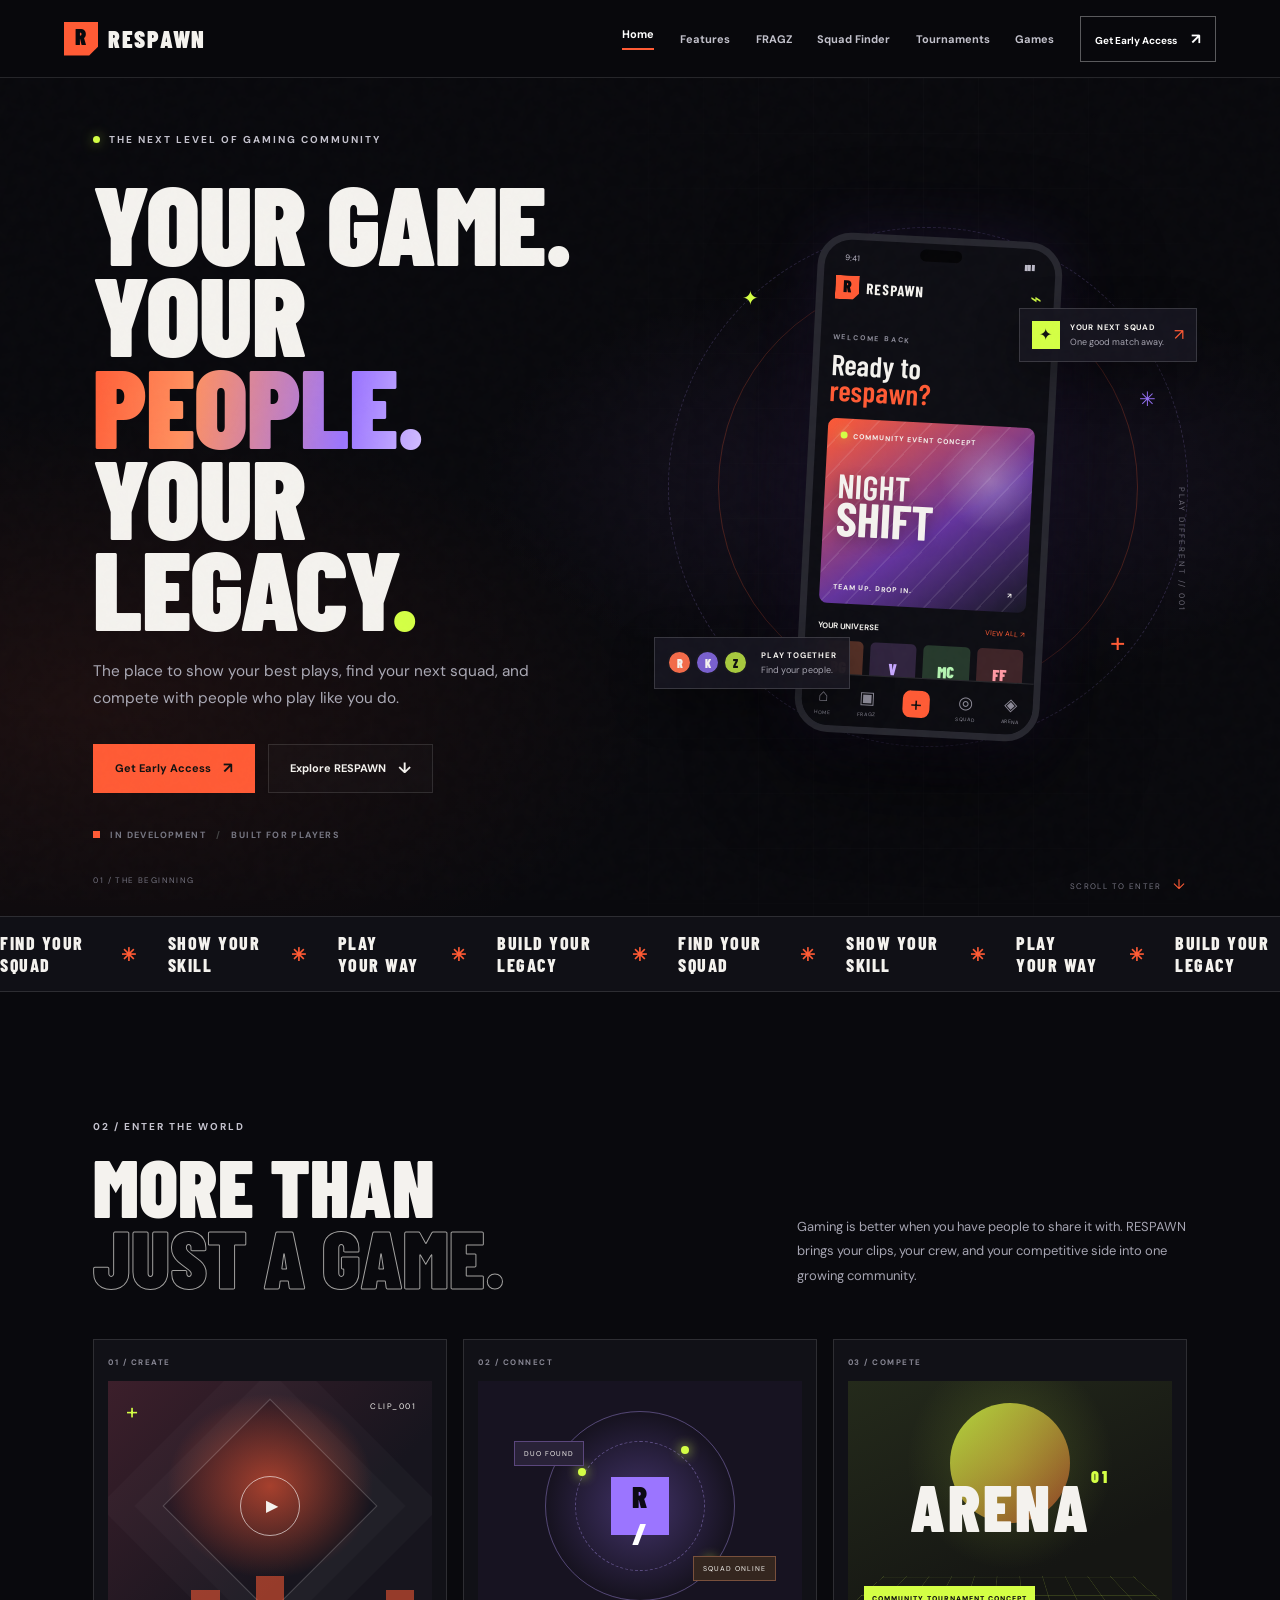
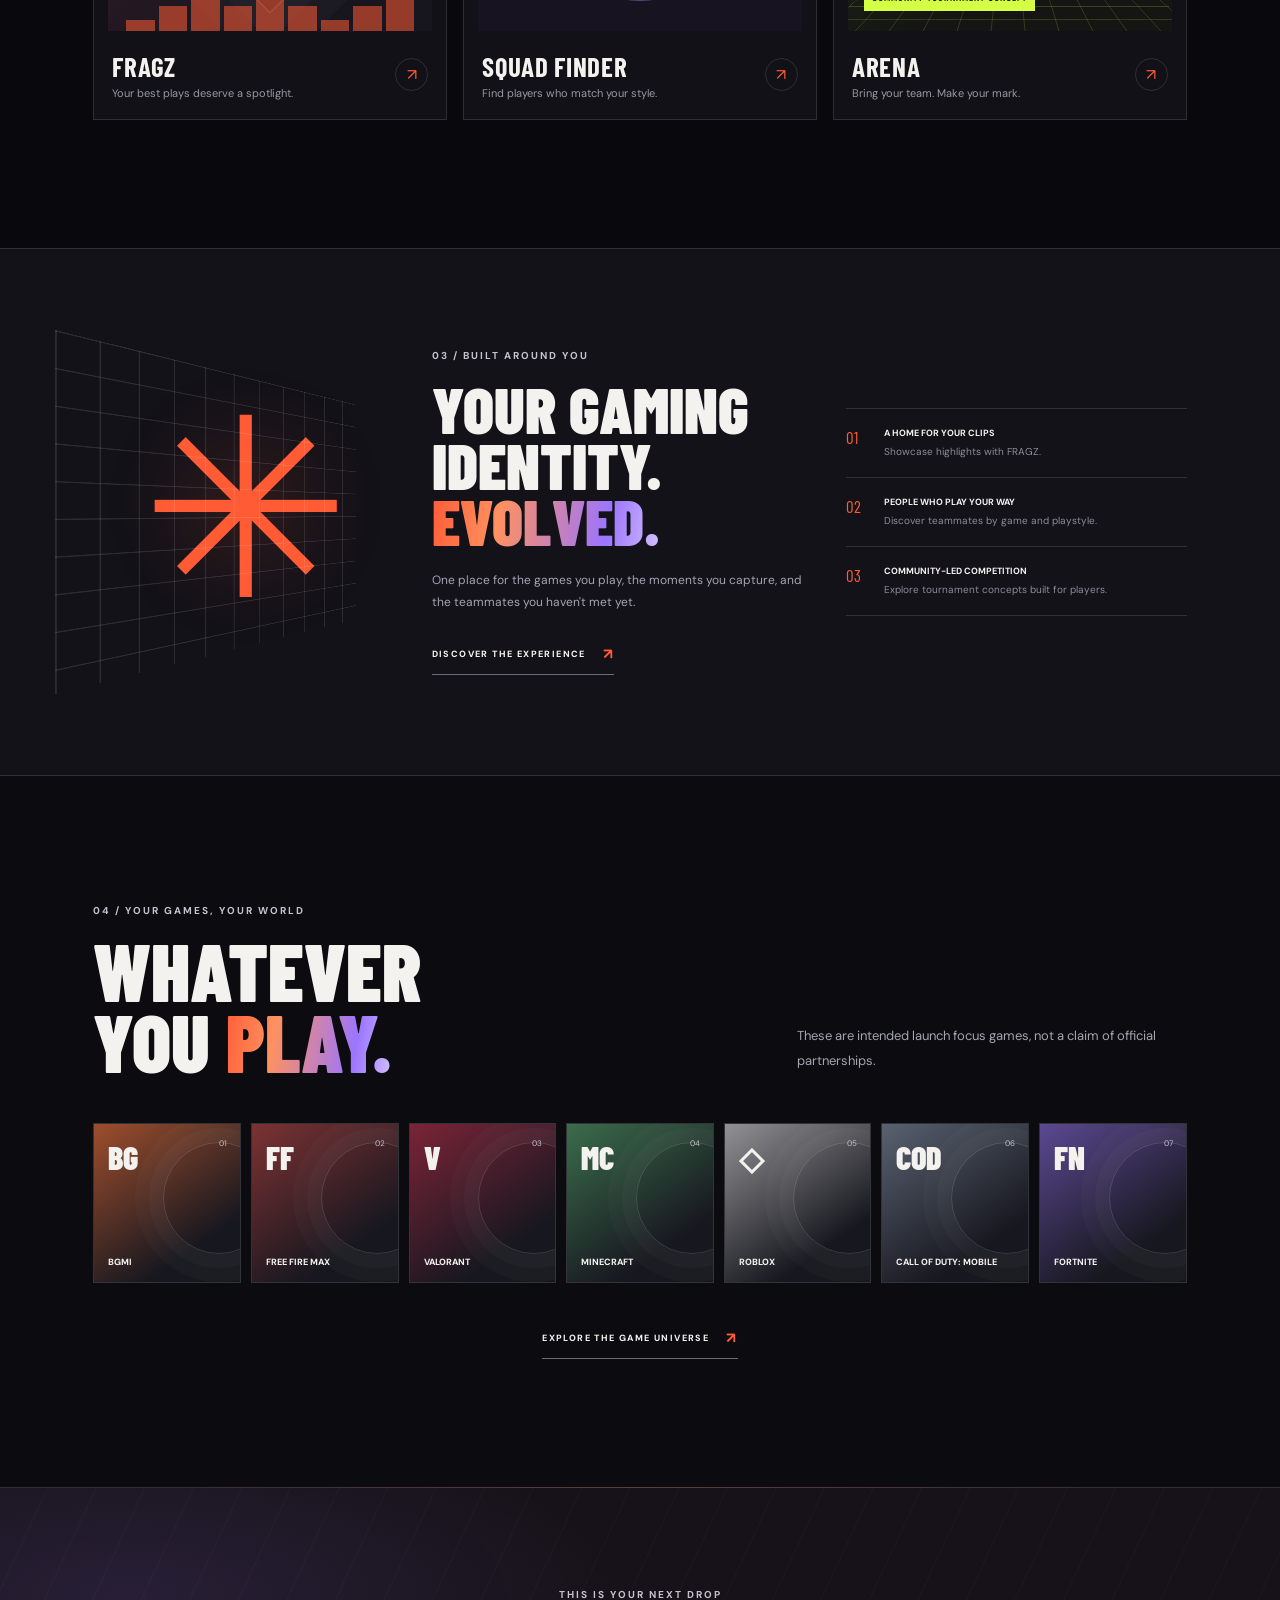
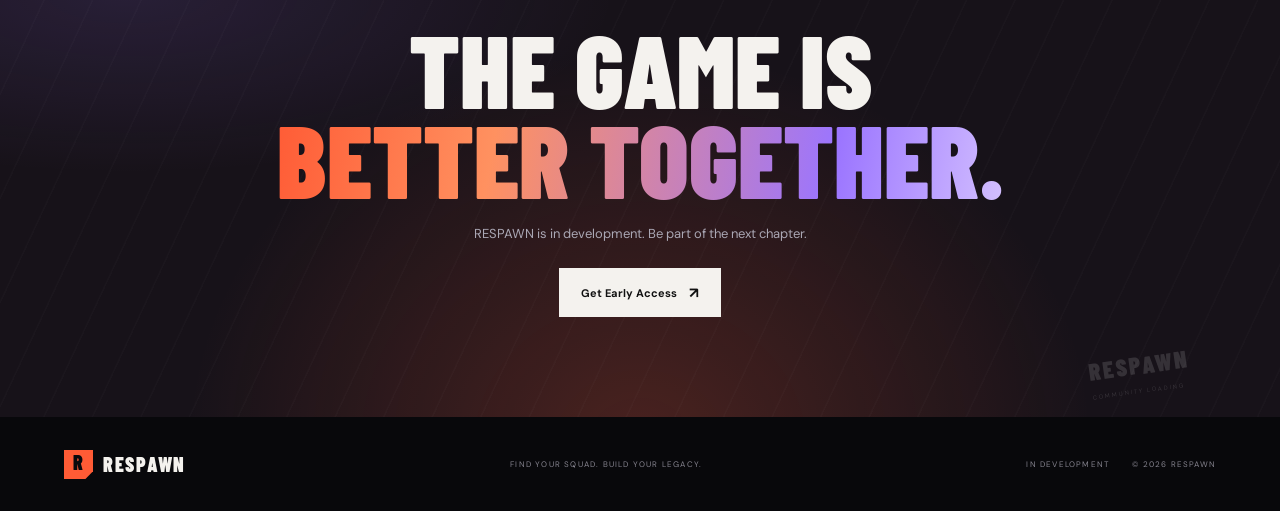
<file: index.html>
<!doctype html>
<html lang="en">
<head>
<meta charset="utf-8"><meta name="viewport" content="width=device-width,initial-scale=1"><meta name="theme-color" content="#09090d">
<meta name="description" content="RESPAWN — Find Your Squad. Build Your Legacy.">
<title>RESPAWN — Find Your Squad. Build Your Legacy.</title>
<link rel="preconnect" href="https://fonts.googleapis.com"><link rel="preconnect" href="https://fonts.gstatic.com" crossorigin>
<link href="https://fonts.googleapis.com/css2?family=Barlow+Condensed:wght@500;600;700;800;900&family=DM+Sans:wght@400;500;600;700&display=swap" rel="stylesheet">
<link rel="stylesheet" href="styles.css"><script defer src="main.js"></script>
</head>
<body data-page="home">
<div class="scroll-progress"></div>
<header class="site-header"><a class="brand" href="index.html"><span class="brand-mark">R<span>/</span></span><span>RESPAWN</span></a>
<button class="menu-toggle" aria-label="Toggle navigation" aria-expanded="false"><span></span><span></span></button><nav class="main-nav" aria-label="Main navigation"></nav></header>
<main id="app"></main>
<footer class="site-footer"><a class="brand" href="index.html"><span class="brand-mark">R<span>/</span></span><span>RESPAWN</span></a><span class="footer-tagline">FIND YOUR SQUAD. BUILD YOUR LEGACY.</span><div class="footer-right"><span>IN DEVELOPMENT</span><span>© <span class="year"></span> RESPAWN</span></div></footer>
<div class="modal-backdrop" hidden><section class="waitlist-modal" role="dialog" aria-modal="true" aria-labelledby="modal-title"><button class="modal-close" aria-label="Close">×</button><div class="eyebrow">EARLY ACCESS</div><h2 id="modal-title">YOUR NEXT<br><span class="text-gradient">CHAPTER STARTS SOON.</span></h2><p>RESPAWN is still in development. The official registration link will appear here when the waitlist is ready.</p><button class="button button-primary modal-ok">Got it <span>↗</span></button></section></div>
</body></html>
</file>
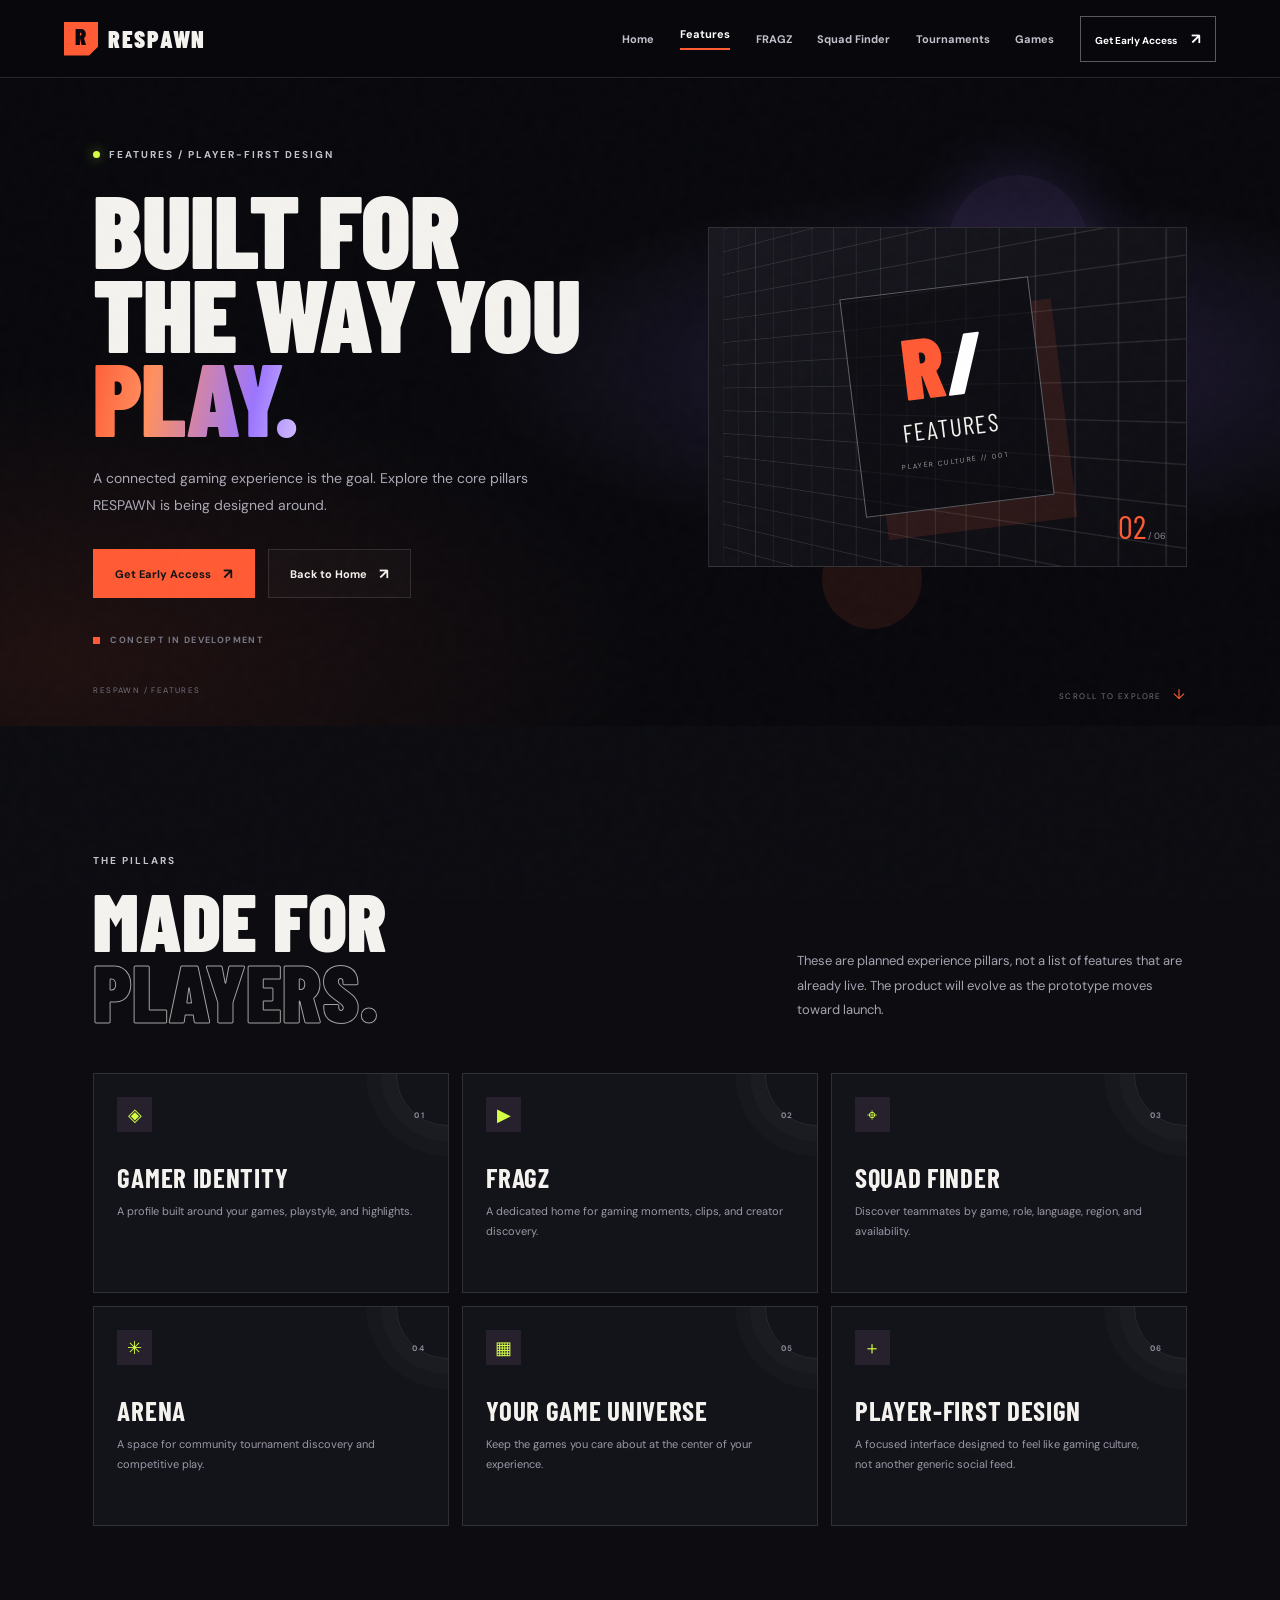
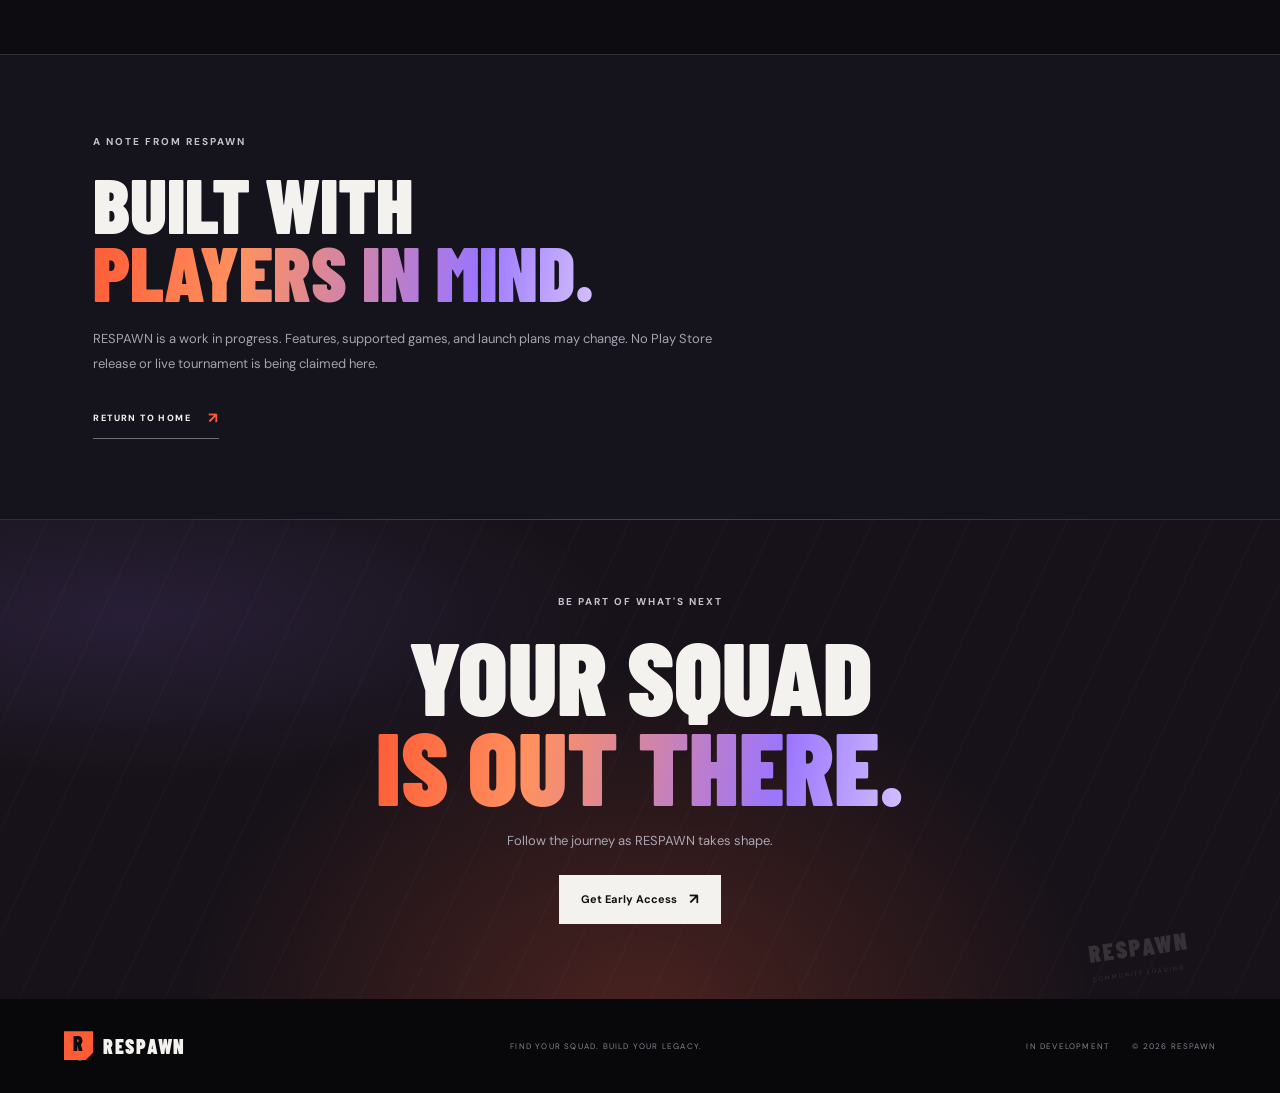
<file: features.html>
<!doctype html>
<html lang="en">
<head>
<meta charset="utf-8"><meta name="viewport" content="width=device-width,initial-scale=1"><meta name="theme-color" content="#09090d">
<meta name="description" content="RESPAWN — Find Your Squad. Build Your Legacy.">
<title>RESPAWN — Find Your Squad. Build Your Legacy.</title>
<link rel="preconnect" href="https://fonts.googleapis.com"><link rel="preconnect" href="https://fonts.gstatic.com" crossorigin>
<link href="https://fonts.googleapis.com/css2?family=Barlow+Condensed:wght@500;600;700;800;900&family=DM+Sans:wght@400;500;600;700&display=swap" rel="stylesheet">
<link rel="stylesheet" href="styles.css"><script defer src="main.js"></script>
</head>
<body data-page="features">
<div class="scroll-progress"></div>
<header class="site-header"><a class="brand" href="index.html"><span class="brand-mark">R<span>/</span></span><span>RESPAWN</span></a>
<button class="menu-toggle" aria-label="Toggle navigation" aria-expanded="false"><span></span><span></span></button><nav class="main-nav" aria-label="Main navigation"></nav></header>
<main id="app"></main>
<footer class="site-footer"><a class="brand" href="index.html"><span class="brand-mark">R<span>/</span></span><span>RESPAWN</span></a><span class="footer-tagline">FIND YOUR SQUAD. BUILD YOUR LEGACY.</span><div class="footer-right"><span>IN DEVELOPMENT</span><span>© <span class="year"></span> RESPAWN</span></div></footer>
<div class="modal-backdrop" hidden><section class="waitlist-modal" role="dialog" aria-modal="true" aria-labelledby="modal-title"><button class="modal-close" aria-label="Close">×</button><div class="eyebrow">EARLY ACCESS</div><h2 id="modal-title">YOUR NEXT<br><span class="text-gradient">CHAPTER STARTS SOON.</span></h2><p>RESPAWN is still in development. The official registration link will appear here when the waitlist is ready.</p><button class="button button-primary modal-ok">Got it <span>↗</span></button></section></div>
</body></html>
</file>
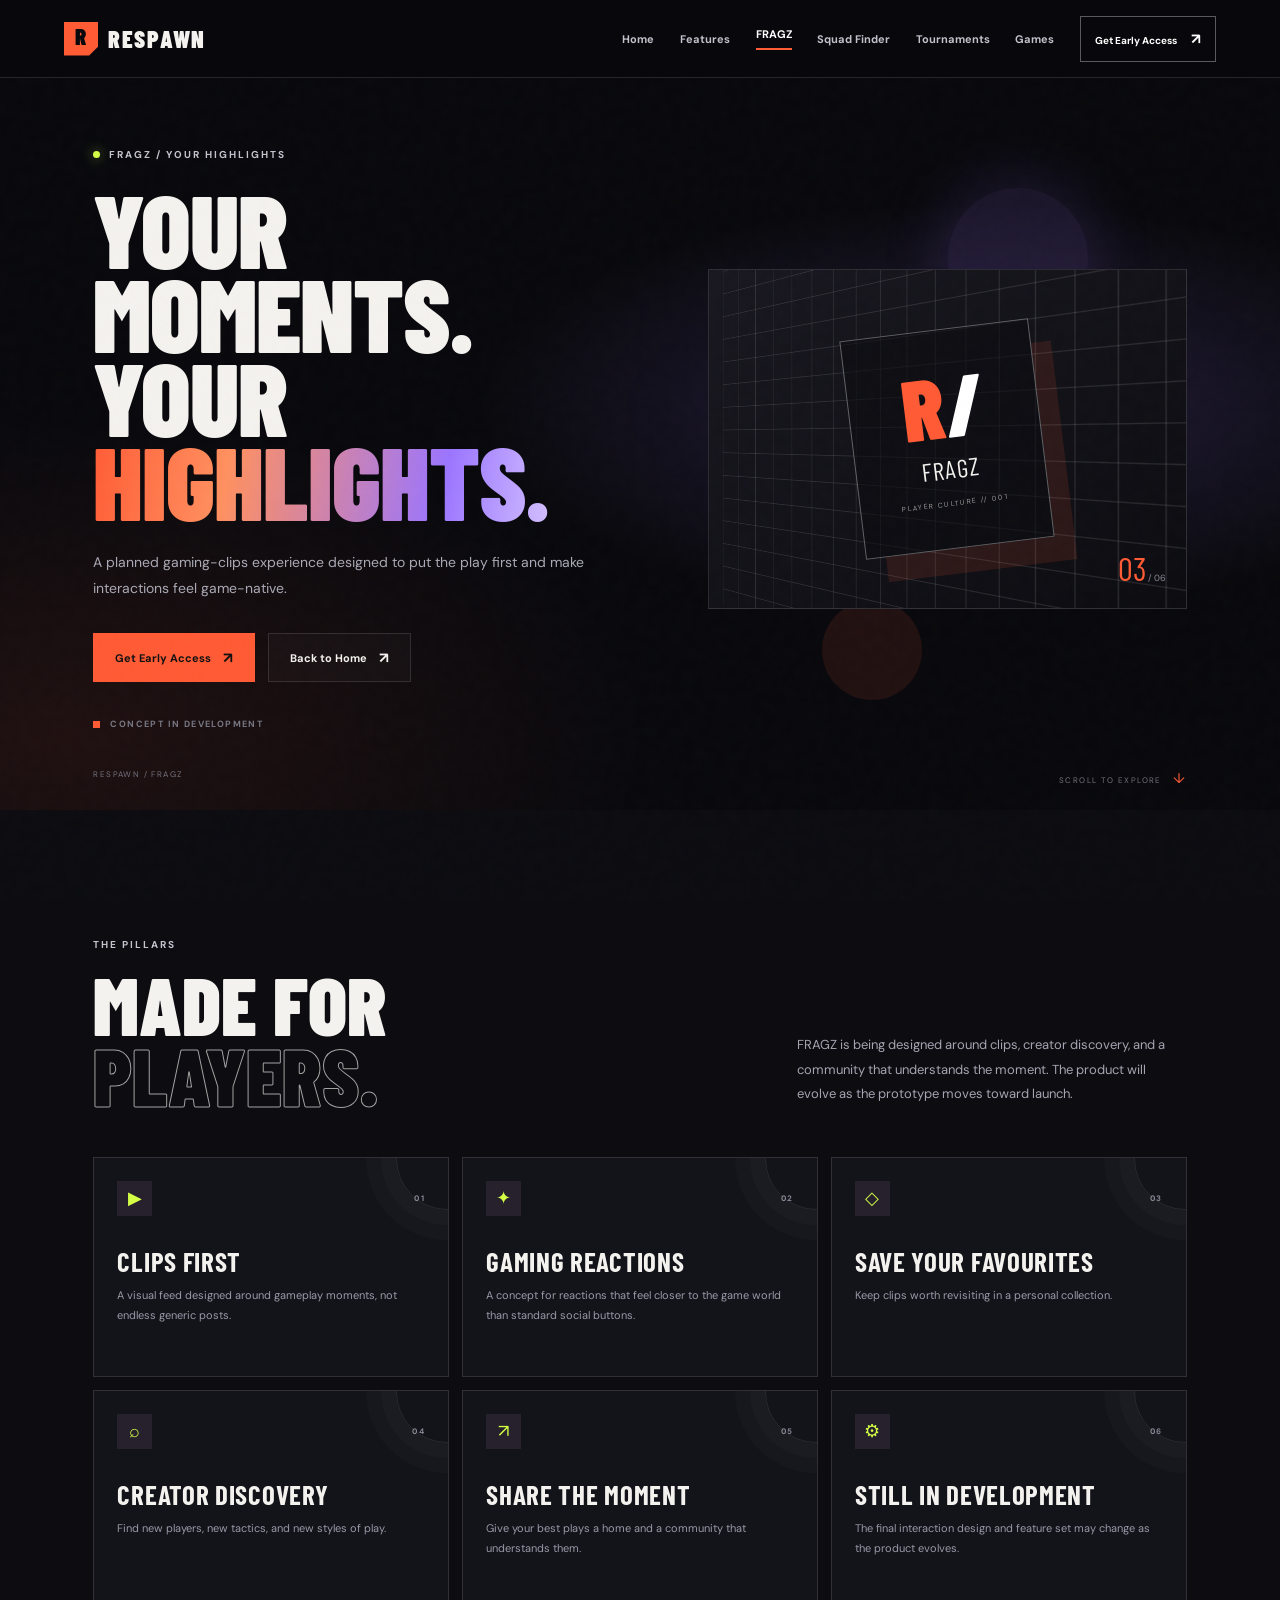
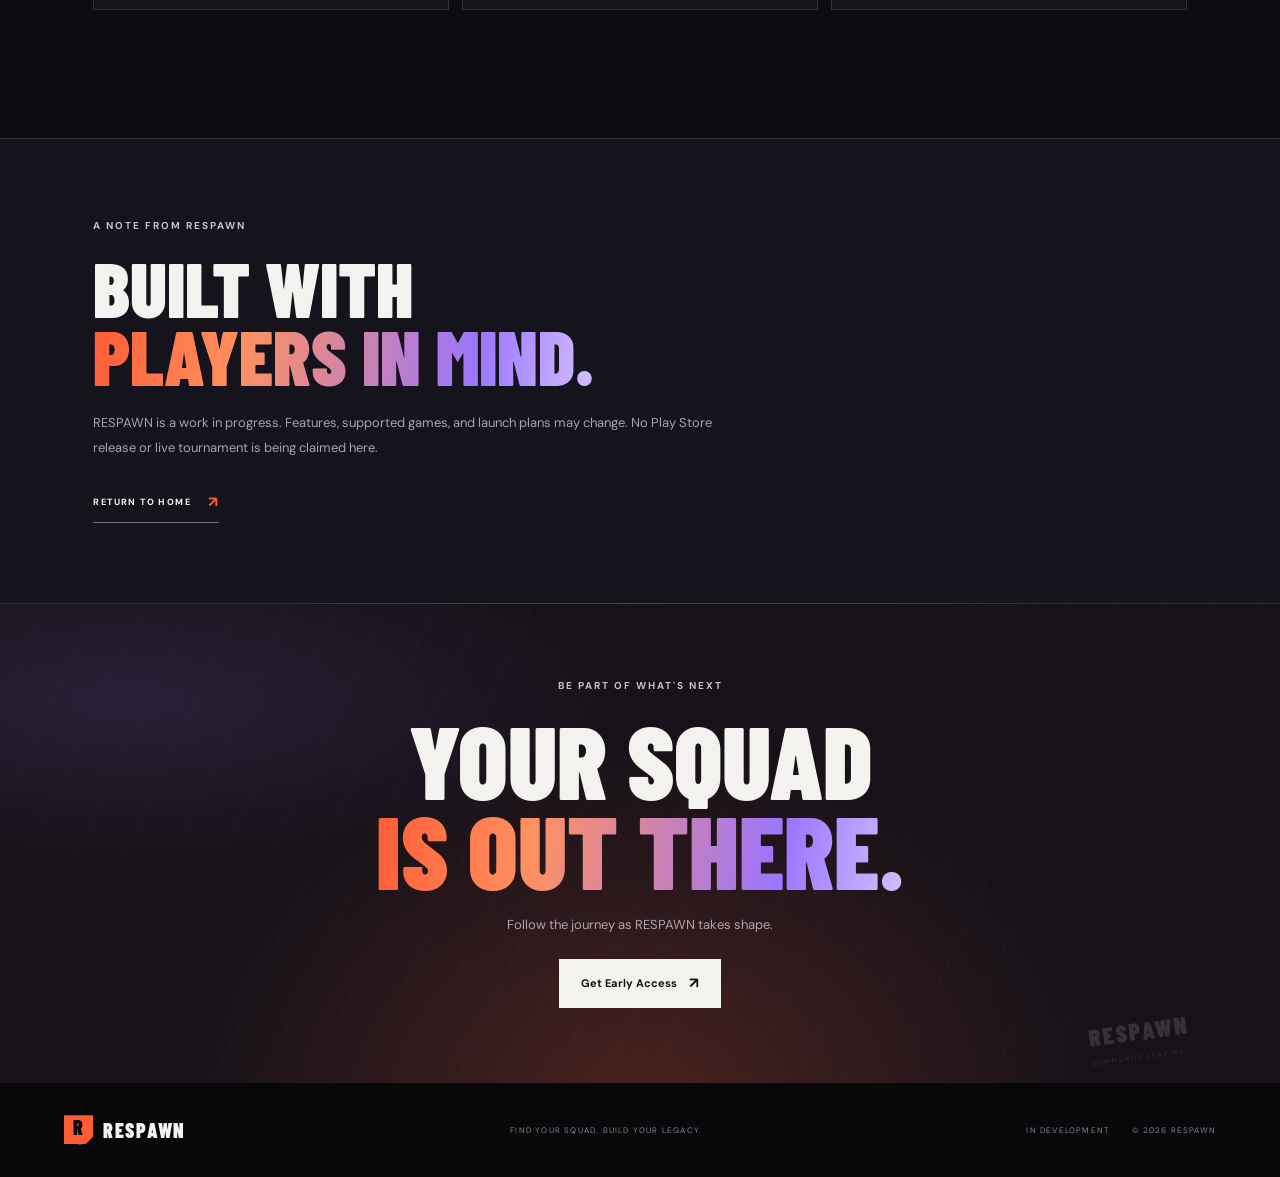
<file: fragz.html>
<!doctype html>
<html lang="en">
<head>
<meta charset="utf-8"><meta name="viewport" content="width=device-width,initial-scale=1"><meta name="theme-color" content="#09090d">
<meta name="description" content="RESPAWN — Find Your Squad. Build Your Legacy.">
<title>RESPAWN — Find Your Squad. Build Your Legacy.</title>
<link rel="preconnect" href="https://fonts.googleapis.com"><link rel="preconnect" href="https://fonts.gstatic.com" crossorigin>
<link href="https://fonts.googleapis.com/css2?family=Barlow+Condensed:wght@500;600;700;800;900&family=DM+Sans:wght@400;500;600;700&display=swap" rel="stylesheet">
<link rel="stylesheet" href="styles.css"><script defer src="main.js"></script>
</head>
<body data-page="fragz">
<div class="scroll-progress"></div>
<header class="site-header"><a class="brand" href="index.html"><span class="brand-mark">R<span>/</span></span><span>RESPAWN</span></a>
<button class="menu-toggle" aria-label="Toggle navigation" aria-expanded="false"><span></span><span></span></button><nav class="main-nav" aria-label="Main navigation"></nav></header>
<main id="app"></main>
<footer class="site-footer"><a class="brand" href="index.html"><span class="brand-mark">R<span>/</span></span><span>RESPAWN</span></a><span class="footer-tagline">FIND YOUR SQUAD. BUILD YOUR LEGACY.</span><div class="footer-right"><span>IN DEVELOPMENT</span><span>© <span class="year"></span> RESPAWN</span></div></footer>
<div class="modal-backdrop" hidden><section class="waitlist-modal" role="dialog" aria-modal="true" aria-labelledby="modal-title"><button class="modal-close" aria-label="Close">×</button><div class="eyebrow">EARLY ACCESS</div><h2 id="modal-title">YOUR NEXT<br><span class="text-gradient">CHAPTER STARTS SOON.</span></h2><p>RESPAWN is still in development. The official registration link will appear here when the waitlist is ready.</p><button class="button button-primary modal-ok">Got it <span>↗</span></button></section></div>
</body></html>
</file>
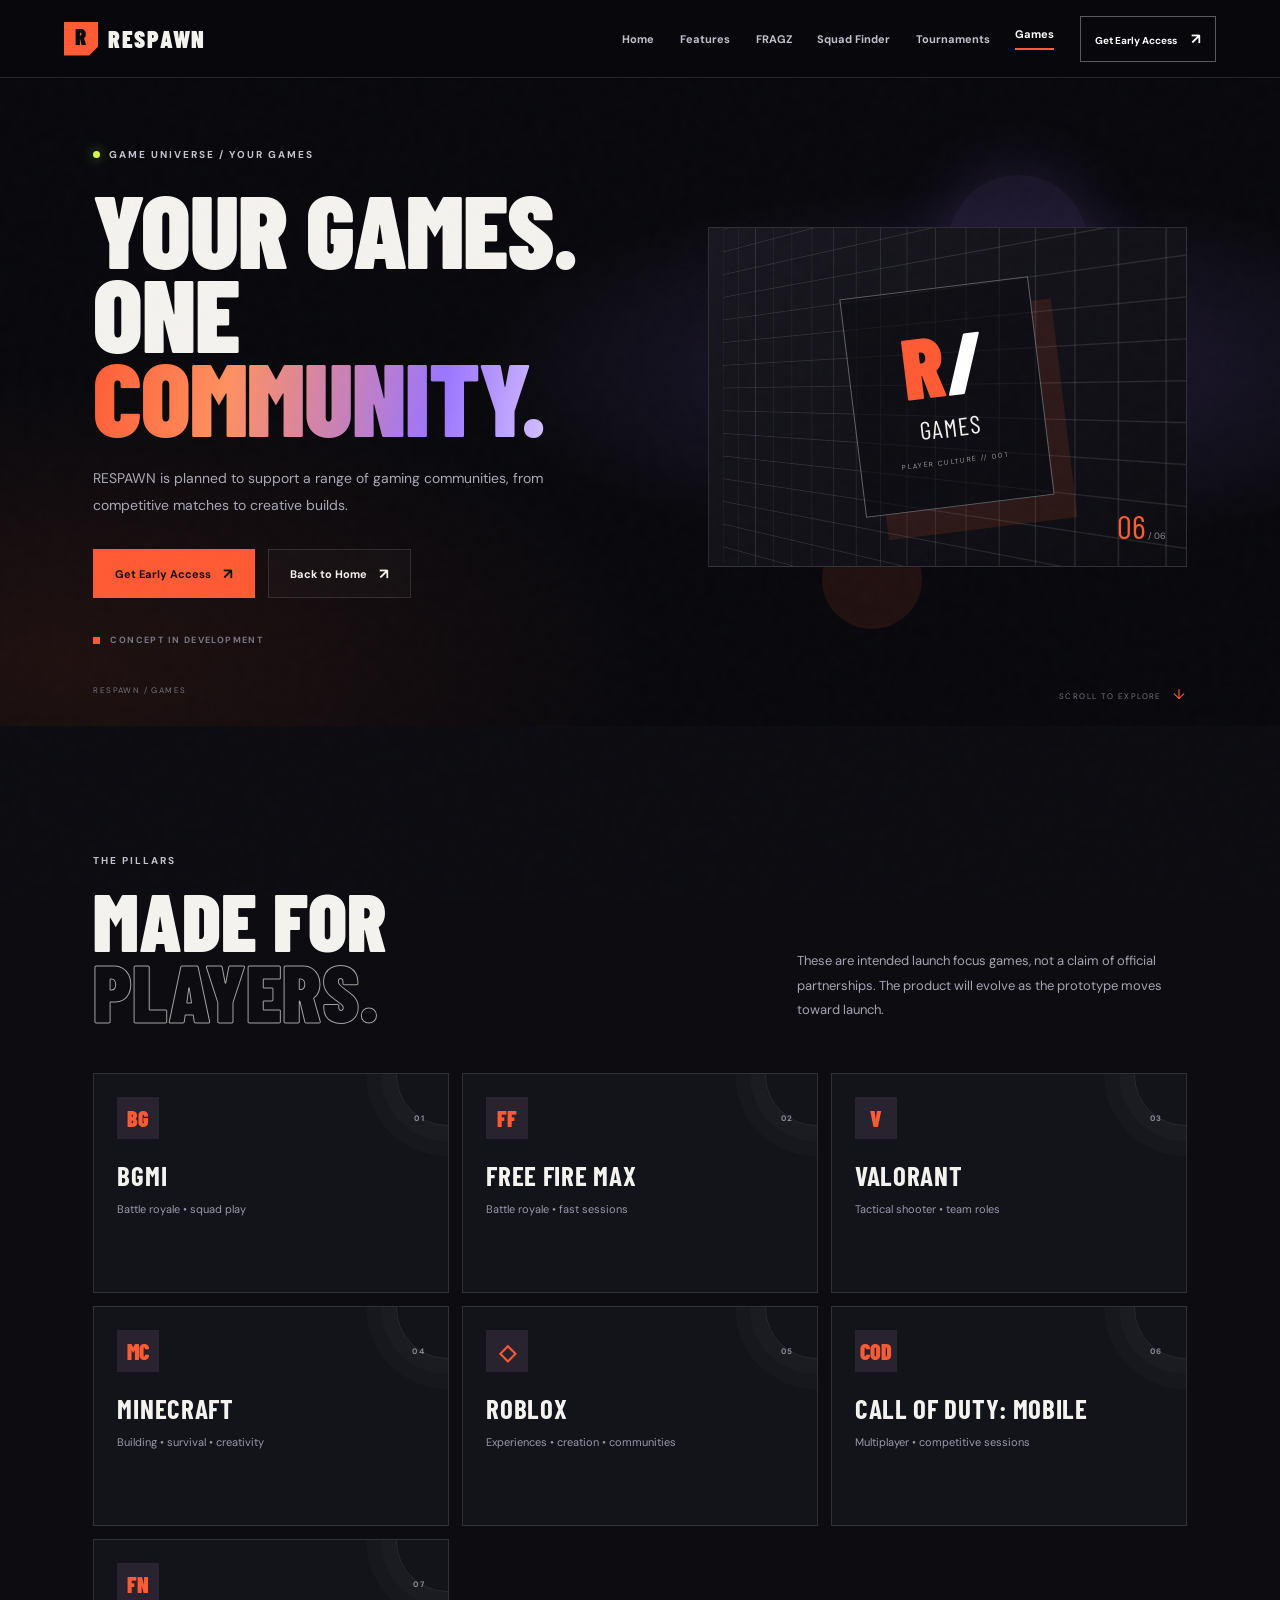
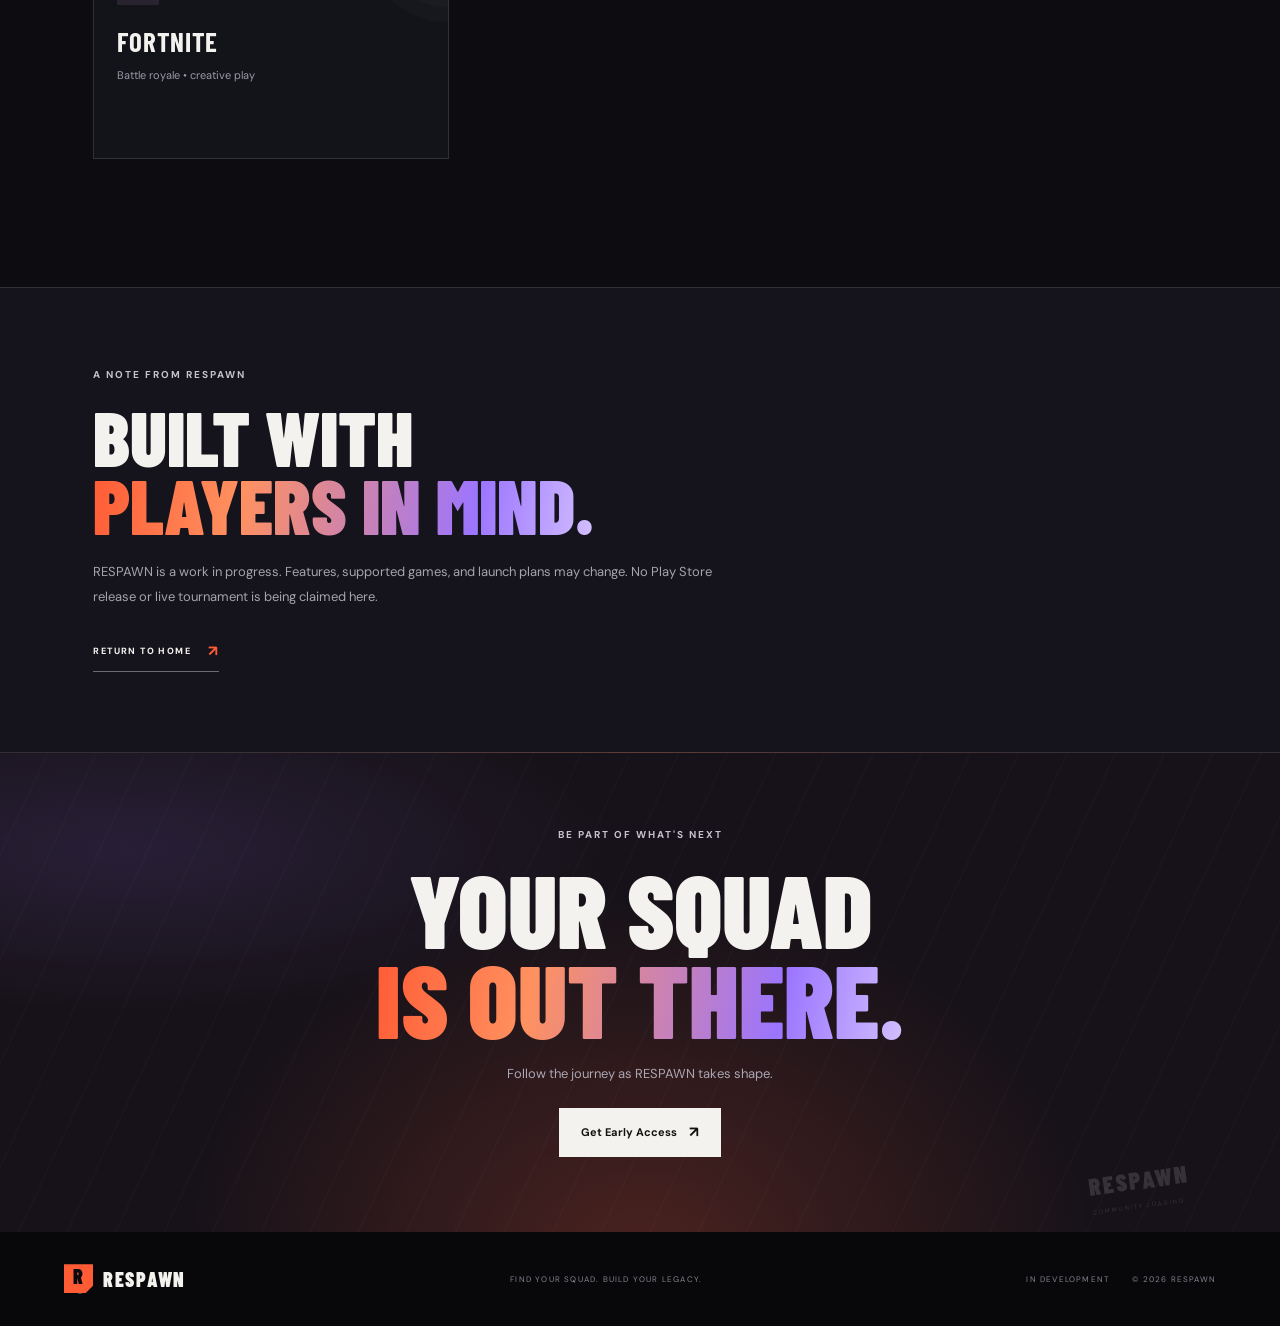
<file: games.html>
<!doctype html>
<html lang="en">
<head>
<meta charset="utf-8"><meta name="viewport" content="width=device-width,initial-scale=1"><meta name="theme-color" content="#09090d">
<meta name="description" content="RESPAWN — Find Your Squad. Build Your Legacy.">
<title>RESPAWN — Find Your Squad. Build Your Legacy.</title>
<link rel="preconnect" href="https://fonts.googleapis.com"><link rel="preconnect" href="https://fonts.gstatic.com" crossorigin>
<link href="https://fonts.googleapis.com/css2?family=Barlow+Condensed:wght@500;600;700;800;900&family=DM+Sans:wght@400;500;600;700&display=swap" rel="stylesheet">
<link rel="stylesheet" href="styles.css"><script defer src="main.js"></script>
</head>
<body data-page="games">
<div class="scroll-progress"></div>
<header class="site-header"><a class="brand" href="index.html"><span class="brand-mark">R<span>/</span></span><span>RESPAWN</span></a>
<button class="menu-toggle" aria-label="Toggle navigation" aria-expanded="false"><span></span><span></span></button><nav class="main-nav" aria-label="Main navigation"></nav></header>
<main id="app"></main>
<footer class="site-footer"><a class="brand" href="index.html"><span class="brand-mark">R<span>/</span></span><span>RESPAWN</span></a><span class="footer-tagline">FIND YOUR SQUAD. BUILD YOUR LEGACY.</span><div class="footer-right"><span>IN DEVELOPMENT</span><span>© <span class="year"></span> RESPAWN</span></div></footer>
<div class="modal-backdrop" hidden><section class="waitlist-modal" role="dialog" aria-modal="true" aria-labelledby="modal-title"><button class="modal-close" aria-label="Close">×</button><div class="eyebrow">EARLY ACCESS</div><h2 id="modal-title">YOUR NEXT<br><span class="text-gradient">CHAPTER STARTS SOON.</span></h2><p>RESPAWN is still in development. The official registration link will appear here when the waitlist is ready.</p><button class="button button-primary modal-ok">Got it <span>↗</span></button></section></div>
</body></html>
</file>
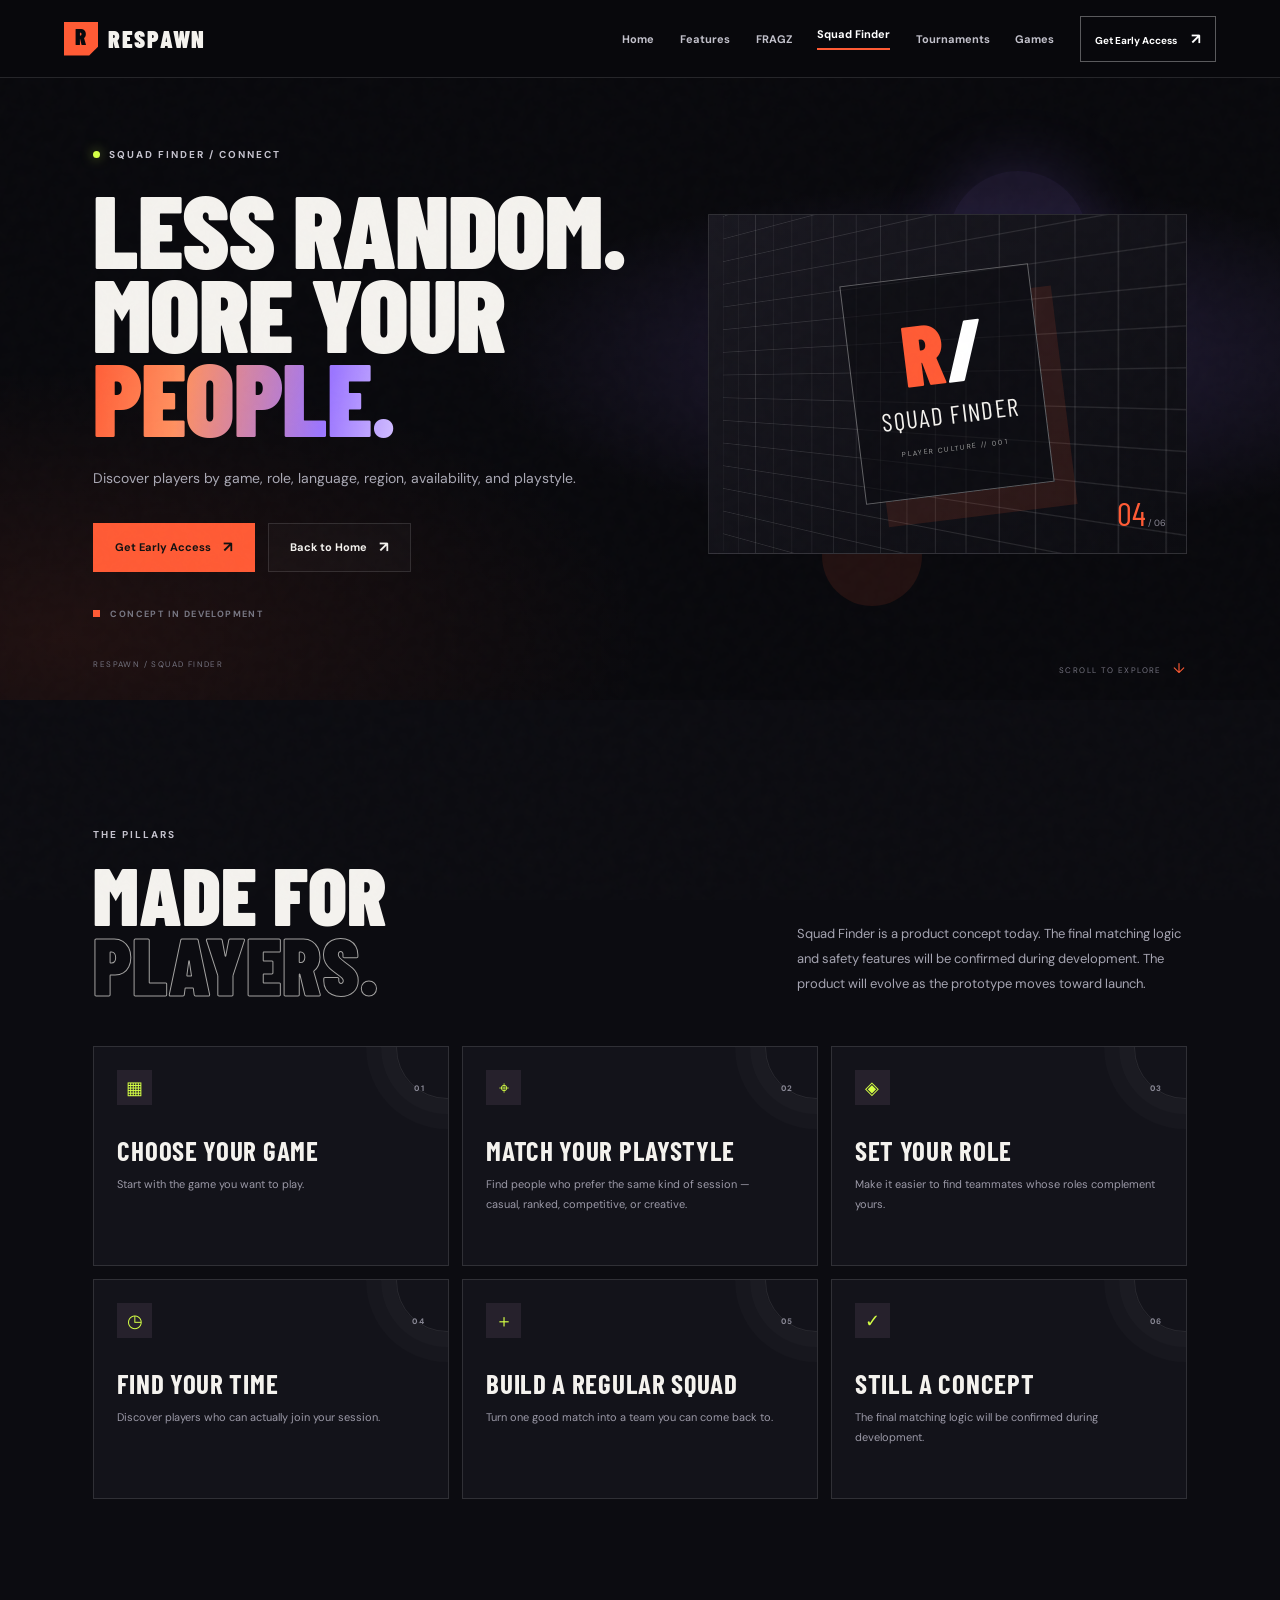
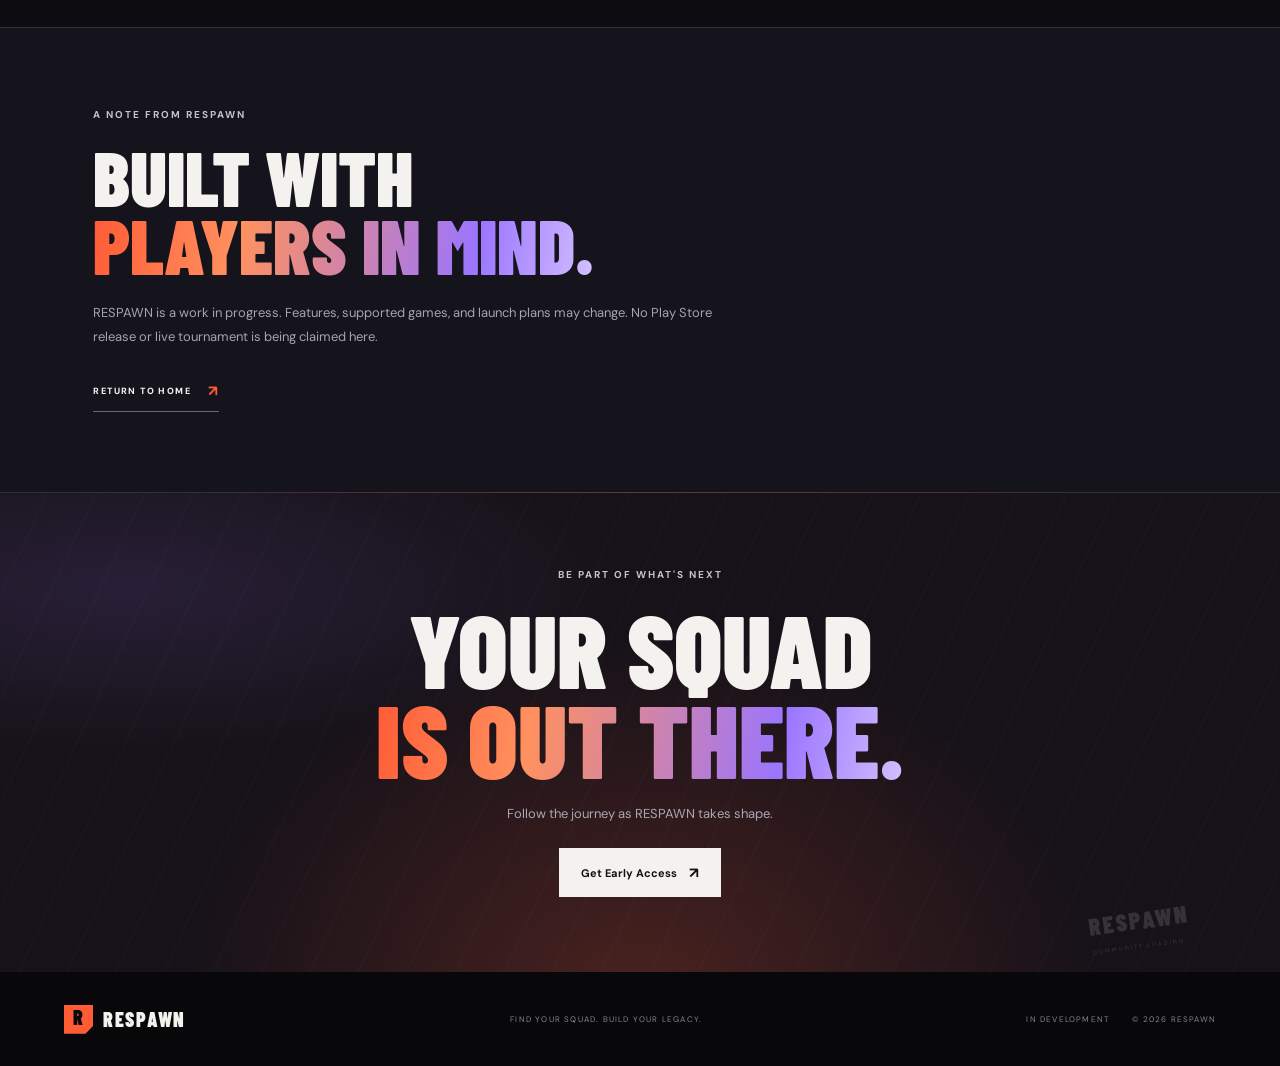
<file: squad.html>
<!doctype html>
<html lang="en">
<head>
<meta charset="utf-8"><meta name="viewport" content="width=device-width,initial-scale=1"><meta name="theme-color" content="#09090d">
<meta name="description" content="RESPAWN — Find Your Squad. Build Your Legacy.">
<title>RESPAWN — Find Your Squad. Build Your Legacy.</title>
<link rel="preconnect" href="https://fonts.googleapis.com"><link rel="preconnect" href="https://fonts.gstatic.com" crossorigin>
<link href="https://fonts.googleapis.com/css2?family=Barlow+Condensed:wght@500;600;700;800;900&family=DM+Sans:wght@400;500;600;700&display=swap" rel="stylesheet">
<link rel="stylesheet" href="styles.css"><script defer src="main.js"></script>
</head>
<body data-page="squad">
<div class="scroll-progress"></div>
<header class="site-header"><a class="brand" href="index.html"><span class="brand-mark">R<span>/</span></span><span>RESPAWN</span></a>
<button class="menu-toggle" aria-label="Toggle navigation" aria-expanded="false"><span></span><span></span></button><nav class="main-nav" aria-label="Main navigation"></nav></header>
<main id="app"></main>
<footer class="site-footer"><a class="brand" href="index.html"><span class="brand-mark">R<span>/</span></span><span>RESPAWN</span></a><span class="footer-tagline">FIND YOUR SQUAD. BUILD YOUR LEGACY.</span><div class="footer-right"><span>IN DEVELOPMENT</span><span>© <span class="year"></span> RESPAWN</span></div></footer>
<div class="modal-backdrop" hidden><section class="waitlist-modal" role="dialog" aria-modal="true" aria-labelledby="modal-title"><button class="modal-close" aria-label="Close">×</button><div class="eyebrow">EARLY ACCESS</div><h2 id="modal-title">YOUR NEXT<br><span class="text-gradient">CHAPTER STARTS SOON.</span></h2><p>RESPAWN is still in development. The official registration link will appear here when the waitlist is ready.</p><button class="button button-primary modal-ok">Got it <span>↗</span></button></section></div>
</body></html>
</file>
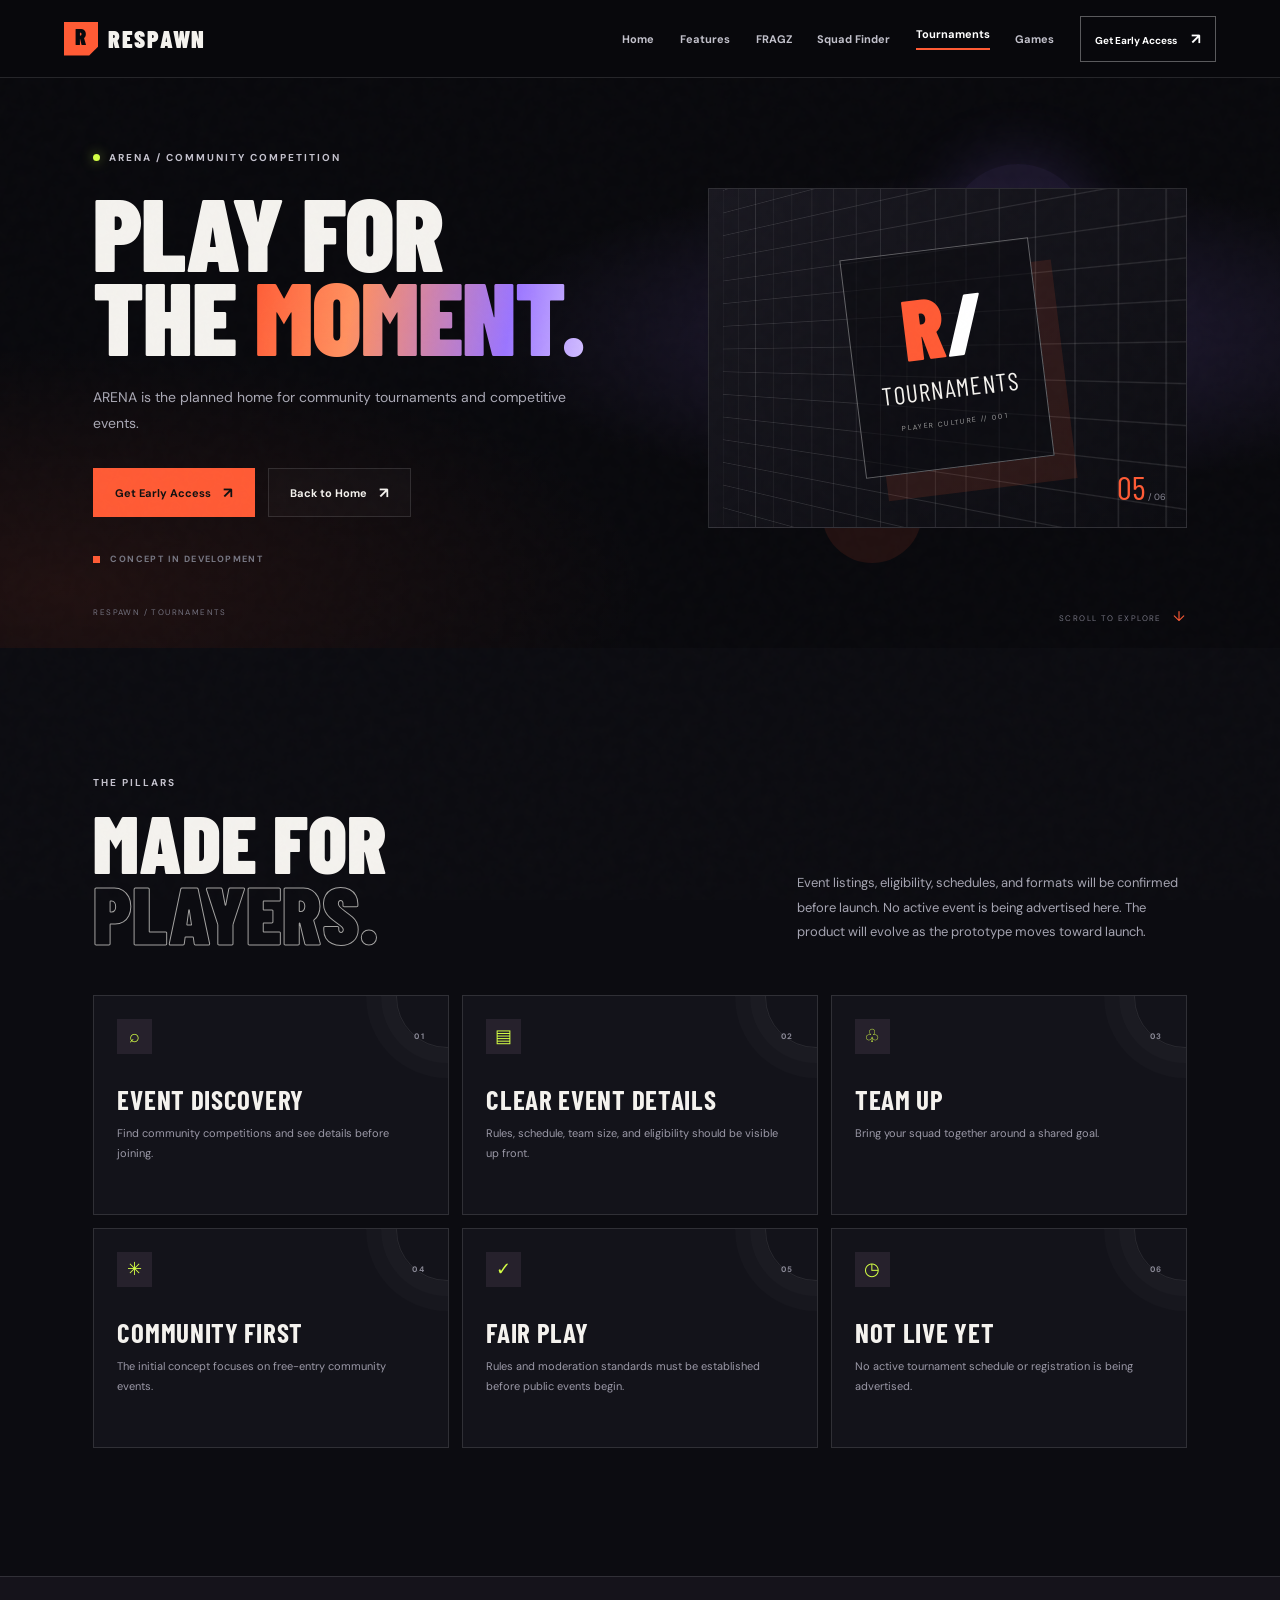
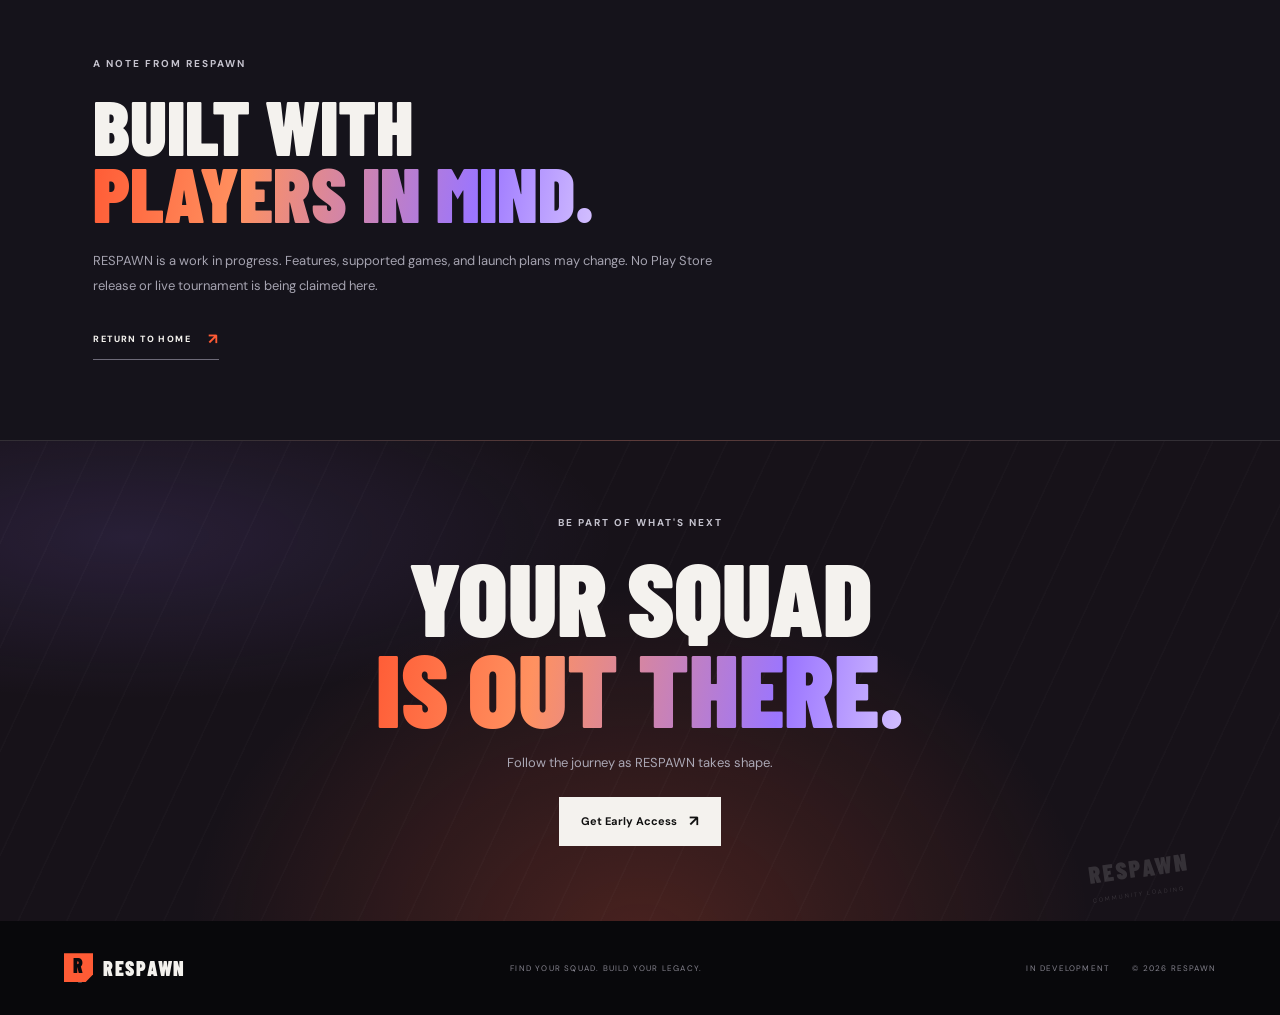
<file: tournaments.html>
<!doctype html>
<html lang="en">
<head>
<meta charset="utf-8"><meta name="viewport" content="width=device-width,initial-scale=1"><meta name="theme-color" content="#09090d">
<meta name="description" content="RESPAWN — Find Your Squad. Build Your Legacy.">
<title>RESPAWN — Find Your Squad. Build Your Legacy.</title>
<link rel="preconnect" href="https://fonts.googleapis.com"><link rel="preconnect" href="https://fonts.gstatic.com" crossorigin>
<link href="https://fonts.googleapis.com/css2?family=Barlow+Condensed:wght@500;600;700;800;900&family=DM+Sans:wght@400;500;600;700&display=swap" rel="stylesheet">
<link rel="stylesheet" href="styles.css"><script defer src="main.js"></script>
</head>
<body data-page="tournaments">
<div class="scroll-progress"></div>
<header class="site-header"><a class="brand" href="index.html"><span class="brand-mark">R<span>/</span></span><span>RESPAWN</span></a>
<button class="menu-toggle" aria-label="Toggle navigation" aria-expanded="false"><span></span><span></span></button><nav class="main-nav" aria-label="Main navigation"></nav></header>
<main id="app"></main>
<footer class="site-footer"><a class="brand" href="index.html"><span class="brand-mark">R<span>/</span></span><span>RESPAWN</span></a><span class="footer-tagline">FIND YOUR SQUAD. BUILD YOUR LEGACY.</span><div class="footer-right"><span>IN DEVELOPMENT</span><span>© <span class="year"></span> RESPAWN</span></div></footer>
<div class="modal-backdrop" hidden><section class="waitlist-modal" role="dialog" aria-modal="true" aria-labelledby="modal-title"><button class="modal-close" aria-label="Close">×</button><div class="eyebrow">EARLY ACCESS</div><h2 id="modal-title">YOUR NEXT<br><span class="text-gradient">CHAPTER STARTS SOON.</span></h2><p>RESPAWN is still in development. The official registration link will appear here when the waitlist is ready.</p><button class="button button-primary modal-ok">Got it <span>↗</span></button></section></div>
</body></html>
</file>
<file: styles.css>
*{box-sizing:border-box} :root{--bg:#09090d;--panel:#13131a;--white:#f4f2ee;--muted:#9b9ba8;--line:rgba(255,255,255,.12);--orange:#ff5b35;--lime:#d4ff45;--purple:#9b75ff;--head:'Barlow Condensed',Impact,sans-serif;--body:'DM Sans',Arial,sans-serif}html{scroll-behavior:smooth;scroll-padding-top:90px}body{margin:0;background:var(--bg);color:var(--white);font-family:var(--body);overflow-x:hidden}body:before{content:"";position:fixed;inset:0;pointer-events:none;z-index:20;opacity:.035;background-image:url("data:image/svg+xml,%3Csvg xmlns='http://www.w3.org/2000/svg' viewBox='0 0 100 100'%3E%3Cfilter id='n'%3E%3CfeTurbulence type='fractalNoise' baseFrequency='.8' numOctaves='3'/%3E%3C/filter%3E%3Crect width='100%25' height='100%25' filter='url(%23n)' opacity='.5'/%3E%3C/svg%3E")}a{color:inherit;text-decoration:none}button{font:inherit;cursor:pointer}a:focus-visible,button:focus-visible{outline:2px solid var(--lime);outline-offset:4px}.scroll-progress{position:fixed;top:0;left:0;right:0;height:3px;z-index:100;background:linear-gradient(90deg,var(--orange),var(--purple),var(--lime));transform:scaleX(0);transform-origin:left}.site-header{height:78px;padding:0 clamp(20px,5vw,78px);display:flex;align-items:center;justify-content:space-between;border-bottom:1px solid var(--line);background:#09090ddd;backdrop-filter:blur(18px);position:sticky;top:0;z-index:50}.brand{display:flex;align-items:center;gap:10px;font:900 24px var(--head);letter-spacing:1.7px}.brand-mark{width:34px;height:34px;display:grid;place-items:center;background:var(--orange);color:#09090d;font:900 23px var(--head);clip-path:polygon(0 0,100% 0,100% 74%,74% 100%,0 100%)}.brand-mark span{color:white}.brand-mark.small{width:24px;height:24px;font-size:17px}.main-nav{display:flex;align-items:center;gap:clamp(13px,2vw,30px);font-size:11px;font-weight:700;color:#c2c1cb}.main-nav a{white-space:nowrap}.main-nav a:hover,.main-nav a.active{color:white}.main-nav a.active:after{content:"";display:block;height:2px;background:var(--orange);margin-top:7px}.nav-cta{background:transparent;border:1px solid #ffffff55;color:white;padding:12px 14px;font-size:10px;font-weight:700;white-space:nowrap}.nav-cta:hover{background:var(--lime);color:#09090d;border-color:var(--lime)}.nav-cta span,.button span{margin-left:12px;font-size:15px}.menu-toggle{display:none;background:none;border:0;padding:8px}.menu-toggle span{display:block;width:24px;height:2px;background:white;margin:6px}.section-shell{padding-left:clamp(20px,7.3vw,112px);padding-right:clamp(20px,7.3vw,112px)}.hero{min-height:calc(100svh - 78px);position:relative;display:grid;grid-template-columns:1.02fr .98fr;align-items:center;gap:3vw;padding-top:55px;padding-bottom:75px;overflow:hidden;background:radial-gradient(ellipse at 72% 48%,#60418f2e,transparent 34%),radial-gradient(ellipse at 7% 75%,#ff5b3514,transparent 34%)}.hero-gridline{position:absolute;inset:0 0 0 42%;opacity:.13;background-image:linear-gradient(#ffffff1e 1px,transparent 1px),linear-gradient(90deg,#ffffff1e 1px,transparent 1px);background-size:55px 55px;mask-image:linear-gradient(90deg,transparent,black 50%,transparent)}.hero-copy{position:relative;z-index:2;max-width:650px}.eyebrow{font-size:10px;font-weight:700;letter-spacing:2px;color:#c5c3ce;display:flex;align-items:center;gap:9px}.live-dot{width:7px;height:7px;border-radius:50%;display:inline-block;background:var(--lime);box-shadow:0 0 12px #d4ff4580;animation:pulse 2s infinite}.hero h1,.subpage-hero h1{font:900 clamp(64px,8.7vw,132px)/.82 var(--head);letter-spacing:-1px;margin:30px 0 25px}.text-gradient{background:linear-gradient(100deg,var(--orange),#ff9160 30%,var(--purple) 76%,#d4c1ff);color:transparent;background-clip:text;-webkit-background-clip:text}.accent-dot{color:var(--lime)}.hero-subtitle{font-size:clamp(14px,1.2vw,17px);line-height:1.8;color:#aaa9b5;max-width:460px}.hero-actions{display:flex;gap:13px;align-items:center;flex-wrap:wrap;margin-top:31px}.button{display:inline-flex;align-items:center;justify-content:center;min-height:49px;padding:0 21px;font-size:11px;font-weight:700;border:1px solid transparent;transition:transform .25s,background .25s}.button:hover{transform:translateY(-3px)}.button-primary{background:var(--orange);color:#111;border-color:var(--orange)}.button-quiet{background:#ffffff05;border-color:var(--line)}.button-light{background:var(--white);color:#111}.button-light:hover{background:var(--lime)}.hero-footnote{margin-top:36px;color:#777783;font-size:9px;font-weight:700;letter-spacing:1.4px;display:flex;align-items:center;gap:10px}.tiny-square{width:7px;height:7px;background:var(--orange)}.footnote-divider{color:#444}.hero-visual{position:relative;min-height:560px;display:flex;align-items:center;justify-content:center;isolation:isolate}.orbit{position:absolute;border:1px solid #b498ff30;border-radius:50%;aspect-ratio:1}.orbit-one{width:min(42vw,520px);border-style:dashed;animation:spin 35s linear infinite}.orbit-two{width:min(34vw,420px);border-color:#ff5b353d}.phone-mockup{width:245px;height:500px;position:relative;z-index:2;border:7px solid #27272f;border-radius:34px;background:#0e0e14;box-shadow:0 30px 100px #000b,0 0 60px #8f5dff22;padding:13px 12px;overflow:hidden;transform:rotate(3deg);animation:float 6s ease-in-out infinite}.phone-top{display:flex;justify-content:space-between;font-size:8px;color:#bcbac7;padding:0 8px 13px}.phone-camera{width:42px;height:12px;background:#050507;border-radius:20px;position:absolute;top:6px;left:calc(50% - 21px)}.phone-brand{display:flex;align-items:center;gap:7px;font:15px var(--head);letter-spacing:1px}.phone-bell{margin-left:auto;color:var(--lime);font-size:19px}.phone-welcome{margin-top:24px}.phone-welcome small{font-size:7px;color:#8d8c99;letter-spacing:1.8px;font-weight:700}.phone-welcome h3{font:600 29px/.88 var(--head);margin:7px 0 16px}.phone-welcome em{font-style:normal;color:var(--orange)}.phone-event-card{height:185px;border-radius:8px;position:relative;overflow:hidden;padding:13px;background:linear-gradient(145deg,#ff5b35,#63349d 57%,#171724)}.phone-event-card:before{content:"";position:absolute;inset:0;background:repeating-linear-gradient(130deg,transparent 0 18px,#ffffff18 19px 20px),radial-gradient(circle at 80% 30%,#ffffff47,transparent 24%)}.event-kicker,.event-title,.event-bottom{position:relative}.event-kicker{font-size:7px;font-weight:700;letter-spacing:1px;display:flex;gap:6px}.event-title{font:600 34px/.8 var(--head);margin-top:31px;text-shadow:0 4px 16px #0005}.event-title b{font-size:48px}.event-bottom{position:absolute;bottom:12px;left:13px;right:13px;display:flex;justify-content:space-between;font-size:7px;letter-spacing:1px;font-weight:700}.phone-section-head{display:flex;justify-content:space-between;margin:17px 0 10px;font-size:8px}.phone-section-head span{color:var(--orange);font-size:7px}.phone-game-row{display:flex;gap:7px}.game-tile{height:50px;flex:1;border-radius:5px;display:grid;place-items:center;font:900 16px var(--head)}.tile-orange{background:#563127;color:#ffb095}.tile-purple{background:#30243e;color:#c7a8ff}.tile-green{background:#26392c;color:#b5f4b2}.tile-red{background:#3e2428;color:#ff9aa5}.phone-bottom-nav{position:absolute;bottom:0;left:0;right:0;height:52px;border-top:1px solid var(--line);background:#0c0c11;display:flex;align-items:center;justify-content:space-around;color:#8d8b98;font-size:17px}.phone-bottom-nav span{display:flex;flex-direction:column;align-items:center;gap:3px}.phone-bottom-nav small{font-size:5px;letter-spacing:.6px}.phone-bottom-nav .nav-plus{background:var(--orange);color:#111;width:27px;height:27px;border-radius:8px;display:grid;place-items:center;font-size:21px}.floating-card{position:absolute;z-index:4;background:#181720e8;border:1px solid #ffffff26;backdrop-filter:blur(15px);display:flex;align-items:center;gap:10px;padding:12px;box-shadow:0 15px 45px #0005}.floating-card b,.floating-card small{display:block}.floating-card b{font-size:8px;letter-spacing:.8px}.floating-card small{font-size:9px;color:#a6a4b0;margin-top:4px}.floating-card-top{top:18%;right:-2%;animation:floatCard 7s ease-in-out infinite}.float-icon{width:28px;height:28px;background:var(--lime);color:#111;display:grid;place-items:center}.float-arrow{color:var(--orange)}.floating-card-bottom{bottom:14%;left:-3%;animation:floatCard 8s ease-in-out infinite reverse}.mini-avatar{width:25px;height:25px;border-radius:50%;display:grid;place-items:center;font:900 12px var(--head);border:2px solid #181720;margin-left:-7px}.mini-avatar:first-child{margin-left:0}.avatar-one{background:#f26b49}.avatar-two{background:#7960ce}.avatar-three{background:#a7c93e;color:#111}.players-copy{margin-left:3px}.hero-spark{position:absolute;z-index:3;color:var(--lime);font-size:20px}.spark-one{top:14%;left:14%}.spark-two{bottom:19%;right:12%;font-size:28px;color:var(--orange)}.spark-three{top:32%;right:6%;color:var(--purple)}.hero-side-label{position:absolute;right:0;top:50%;writing-mode:vertical-rl;letter-spacing:2px;font-size:8px;color:#696774}.hero-bottom-label{position:absolute;bottom:23px;left:clamp(20px,7.3vw,112px);right:clamp(20px,7.3vw,112px);display:flex;justify-content:space-between;font-size:8px;letter-spacing:1.4px;color:#73727f}.down-arrow{color:var(--orange);font-size:14px;margin-left:8px}.ticker{overflow:hidden;border-block:1px solid var(--line);background:#101016;padding:15px 0}.ticker-track{display:flex;align-items:center;justify-content:space-around;gap:30px;min-width:1000px;animation:ticker 28s linear infinite;font:800 18px var(--head);letter-spacing:1.5px}.ticker-track b{color:var(--orange)}.section{padding:clamp(75px,10vw,145px) clamp(20px,7.3vw,112px)}.section-head{display:flex;justify-content:space-between;align-items:flex-end;gap:35px;margin-bottom:46px}.section-head h2,.feature-band h2,.subpage-note h2,.final-cta h2{font:900 clamp(46px,6.3vw,88px)/.88 var(--head);margin:18px 0 0}.text-outline{color:transparent;-webkit-text-stroke:1px #f5f3eea6}.section-head>p{max-width:390px;color:#a5a4b1;font-size:13px;line-height:1.9;margin:0 0 4px}.world-cards{display:grid;grid-template-columns:repeat(3,1fr);gap:16px}.world-card{background:#111117;border:1px solid var(--line);padding:14px;transition:transform .35s,border-color .35s;overflow:hidden}.world-card:hover{transform:translateY(-7px);border-color:#ffffff59}.card-number{font-size:8px;letter-spacing:1.5px;color:#888794;font-weight:700}.world-card>.card-number{display:block;margin:3px 0 14px}.world-art{height:250px;position:relative;overflow:hidden;display:grid;place-items:center}.art-fragz{background:radial-gradient(ellipse at 50% 42%,#ff5b3599,transparent 45%),linear-gradient(135deg,#3c1f2b,#17151e 65%)}.art-fragz:before{content:"";position:absolute;width:150px;height:150px;border:1px solid #ffffff38;transform:rotate(45deg);box-shadow:0 0 0 20px #ffffff06,0 0 0 45px #ffffff06}.art-crosshair{position:absolute;top:16px;left:18px;color:var(--lime);font-size:22px}.art-label{position:absolute;right:16px;top:20px;font-size:8px;letter-spacing:1.5px}.art-play{width:60px;height:60px;border:1px solid #ffffff99;border-radius:50%;display:grid;place-items:center;padding-left:4px;z-index:2}.art-bars{position:absolute;bottom:0;left:0;right:0;height:55px;display:flex;align-items:flex-end;gap:4px;padding:0 18px;opacity:.55}.art-bars i{flex:1;background:var(--orange);height:20%}.art-bars i:nth-child(3n){height:75%}.art-bars i:nth-child(2n){height:45%}.art-bars i:nth-child(5n){height:100%}.art-squad{background:radial-gradient(circle,#9b75ff52,transparent 45%),#171321}.radar-ring{position:absolute;border:1px solid #b89eff61;border-radius:50%;aspect-ratio:1}.ring-a{width:190px}.ring-b{width:130px;border-style:dashed;animation:spin 25s linear infinite}.radar-core{width:58px;height:58px;background:var(--purple);display:grid;place-items:center;color:#0d0a14;font:900 31px var(--head);z-index:2}.radar-core span{color:white}.radar-dot{position:absolute;width:8px;height:8px;border-radius:50%;background:var(--lime);box-shadow:0 0 12px var(--lime)}.dot-a{top:35%;left:31%}.dot-b{bottom:26%;right:27%;background:var(--orange)}.dot-c{top:26%;right:35%}.radar-tag{position:absolute;font-size:7px;letter-spacing:1px;background:#292238;border:1px solid #5b477d;padding:7px 9px}.tag-a{top:24%;left:11%}.tag-b{bottom:20%;right:8%;background:#34261f;border-color:#79503c}.art-arena{background:radial-gradient(ellipse at 50% 32%,#d4ff452e,transparent 45%),linear-gradient(155deg,#242a1b,#151613 70%)}.arena-sun{position:absolute;width:120px;height:120px;border-radius:50%;background:linear-gradient(135deg,var(--lime),#ff5b3599);top:22px;opacity:.8}.arena-floor{position:absolute;bottom:-5px;left:-10%;right:-10%;height:105px;background:repeating-linear-gradient(90deg,#d4ff4529 0 1px,transparent 1px 35px),repeating-linear-gradient(0deg,#d4ff4533 0 1px,transparent 1px 20px);transform:perspective(90px) rotateX(28deg);transform-origin:bottom}.arena-word{position:relative;font:900 66px var(--head);letter-spacing:3px}.arena-word span{font-size:17px;color:var(--lime);vertical-align:top}.arena-chip{position:absolute;bottom:20px;left:16px;font-size:7px;letter-spacing:1px;background:var(--lime);color:#111;padding:8px;font-weight:900}.world-card-bottom{display:flex;align-items:center;justify-content:space-between;padding:19px 4px 5px}.world-card-bottom h3{font:700 27px var(--head);letter-spacing:.7px;margin:0 0 4px}.world-card-bottom p{color:#9998a4;font-size:11px;margin:0}.circle-arrow{width:33px;height:33px;flex-shrink:0;border:1px solid var(--line);border-radius:50%;display:grid;place-items:center;color:var(--orange)}.world-card:hover .circle-arrow{background:var(--orange);color:#111}.feature-band{display:grid;grid-template-columns:.8fr 1fr .9fr;gap:35px;align-items:center;padding:100px clamp(20px,7.3vw,112px);background:#131219;border-block:1px solid var(--line);overflow:hidden}.feature-band-art{position:relative;min-height:270px;display:grid;place-items:center}.band-grid{position:absolute;inset:0;background-image:linear-gradient(#ffffff1a 1px,transparent 1px),linear-gradient(90deg,#ffffff1a 1px,transparent 1px);background-size:28px 28px;transform:perspective(220px) rotateY(22deg)}.big-asterisk{font-size:clamp(130px,20vw,250px);line-height:1;color:var(--orange);position:relative;text-shadow:0 0 70px #ff5b3538;animation:spin 28s linear infinite}.feature-band h2{font-size:clamp(43px,5vw,70px);margin:19px 0}.feature-band-copy p{color:#a5a4b1;font-size:12px;line-height:1.9}.text-link{display:inline-flex;align-items:center;gap:17px;margin-top:18px;font-size:9px;letter-spacing:1.4px;font-weight:800;border-bottom:1px solid #6d6a78;padding-bottom:10px}.text-link span{font-size:15px;color:var(--orange)}.feature-points{border-top:1px solid var(--line)}.feature-points>div{display:grid;grid-template-columns:28px 1fr;gap:5px 10px;padding:18px 0;border-bottom:1px solid var(--line)}.feature-points>div>span{grid-row:span 2;font:17px var(--head);color:var(--orange)}.feature-points b{font-size:9px}.feature-points small{font-size:10px;color:#8d8c99;line-height:1.5}.games-preview{background:#0b0b10}.games-grid{display:grid;grid-template-columns:repeat(7,1fr);gap:10px}.game-card{height:160px;position:relative;overflow:hidden;padding:14px;display:flex;flex-direction:column;justify-content:space-between;border:1px solid var(--line);background:#17171f;transition:transform .3s,border-color .3s}.game-card:before{content:"";position:absolute;inset:0;opacity:.65;background:linear-gradient(145deg,var(--game-accent),transparent 75%)}.game-card:after{content:"";position:absolute;width:110px;height:110px;border:1px solid #ffffff24;border-radius:50%;right:-35px;top:18px;box-shadow:0 0 0 14px #ffffff06,0 0 0 28px #ffffff05}.game-card:hover{transform:translateY(-5px);border-color:#ffffff6b}.game-symbol,.game-name,.game-index{position:relative;z-index:1}.game-symbol{font:900 32px var(--head)}.game-name{font-size:9px;font-weight:800}.game-index{position:absolute;top:14px;right:13px;font-size:8px;color:#c2c0cb}.game-bgmi{--game-accent:#e66c35}.game-ff{--game-accent:#b3413d}.game-val{--game-accent:#b12b45}.game-mc{--game-accent:#4d9b63}.game-roblox{--game-accent:#d4d4d4}.game-cod{--game-accent:#7c8a9c}.game-fortnite{--game-accent:#8064cf}.center-link{text-align:center;margin-top:27px}.final-cta{position:relative;overflow:hidden;min-height:440px;padding:100px 20px;text-align:center;background:radial-gradient(ellipse at 50% 105%,#ff5b3538,transparent 50%),radial-gradient(ellipse at 10% 20%,#9b75ff21,transparent 30%),#171219;border-top:1px solid var(--line)}.final-cta:before{content:"";position:absolute;inset:0;opacity:.12;background:repeating-linear-gradient(115deg,transparent 0 42px,#ffffff26 43px 44px)}.final-cta>*{position:relative;z-index:1}.final-cta .eyebrow{justify-content:center}.final-cta h2{font-size:clamp(55px,8vw,106px);margin:22px 0}.final-cta p{font-size:13px;color:#aaa7b4;margin:0 0 26px}.cta-stamp{position:absolute;bottom:22px;right:clamp(20px,7vw,100px);font:900 24px/.8 var(--head);letter-spacing:2px;color:#ffffff22;transform:rotate(-8deg);text-align:left}.cta-stamp span{font:6px var(--body)}.site-footer{min-height:94px;padding:23px clamp(20px,5vw,78px);display:flex;align-items:center;justify-content:space-between;gap:25px;background:#08080b}.site-footer .brand{font-size:20px}.site-footer .brand-mark{width:29px;height:29px;font-size:20px}.footer-tagline,.footer-right{font-size:8px;letter-spacing:1.2px;color:#85838e}.footer-right{display:flex;gap:22px}.subpage-hero{min-height:570px;position:relative;display:grid;grid-template-columns:1.1fr .9fr;align-items:center;gap:30px;padding-top:70px;padding-bottom:80px;overflow:hidden;background:radial-gradient(ellipse at 76% 45%,#9b75ff30,transparent 36%),radial-gradient(ellipse at 5% 90%,#ff5b3518,transparent 34%)}.subpage-hero-content{position:relative;z-index:2}.subpage-hero h1{font-size:clamp(58px,8vw,108px);margin:26px 0}.subpage-hero-content>p{max-width:500px;color:#aaa9b5;font-size:14px;line-height:1.9}.subpage-visual{position:relative;min-height:340px;display:grid;place-items:center;border:1px solid var(--line);background:linear-gradient(145deg,#191820,#0c0c11);overflow:hidden}.subpage-visual-grid{position:absolute;inset:-20%;background-image:linear-gradient(#ffffff1c 1px,transparent 1px),linear-gradient(90deg,#ffffff1c 1px,transparent 1px);background-size:32px 32px;transform:perspective(250px) rotateY(-18deg)}.subpage-stamp{position:relative;z-index:2;width:190px;height:220px;border:1px solid #ffffff59;display:flex;flex-direction:column;align-items:center;justify-content:center;gap:15px;background:#0c0c1199;transform:rotate(-7deg);box-shadow:20px 25px 0 #ff5b351f}.subpage-stamp>span{font:900 86px/.8 var(--head);color:var(--orange)}.subpage-stamp>span span{color:white}.subpage-stamp b{font:25px var(--head);letter-spacing:1.4px}.subpage-stamp small{font-size:7px;letter-spacing:1.4px;color:#999}.subpage-number{position:absolute;right:20px;bottom:20px;font:33px var(--head);color:var(--orange)}.subpage-number span{font:9px var(--body);color:#8a8895}.subpage-orb{position:absolute;border-radius:50%}.orb-a{width:140px;height:140px;right:15%;top:15%;background:#9b75ff1f;box-shadow:0 0 70px #9b75ff33}.orb-b{width:100px;height:100px;right:28%;bottom:15%;background:#ff5b351a}.subpage-content{background:#0c0c11}.info-grid{display:grid;grid-template-columns:repeat(3,1fr);gap:13px}.info-card{position:relative;min-height:220px;padding:23px;background:#13131a;border:1px solid var(--line);overflow:hidden;transition:transform .3s,border-color .3s}.info-card:hover{transform:translateY(-5px);border-color:#ffffff59}.info-card:before{content:"";position:absolute;width:100px;height:100px;right:-50px;top:-50px;border:1px solid #ffffff17;border-radius:50%;box-shadow:0 0 0 15px #ffffff04,0 0 0 30px #ffffff04}.info-card-top{display:flex;align-items:center;justify-content:space-between;margin-bottom:29px}.info-icon{width:35px;height:35px;display:grid;place-items:center;background:#26212c;color:var(--lime);font-size:18px}.info-card h3{font:700 27px var(--head);letter-spacing:.7px;margin:0 0 9px}.info-card p{font-size:11px;color:#9b99a7;line-height:1.8;max-width:300px;margin:0}.info-card-line{position:absolute;bottom:0;left:0;height:3px;width:0;background:linear-gradient(90deg,var(--orange),var(--purple));transition:width .4s}.info-card:hover .info-card-line{width:100%}.game-info-card .info-card-top{margin-bottom:20px}.mini-symbol{display:grid;place-items:center;width:42px;height:42px;background:#29222f;color:var(--orange);font-size:22px}.subpage-note{padding:80px clamp(20px,7.3vw,112px);background:#15131b;border-top:1px solid var(--line)}.subpage-note h2{font-size:clamp(46px,6vw,78px);margin:22px 0}.subpage-note p{max-width:650px;font-size:13px;line-height:1.9;color:#a5a3b0}.compact-cta{min-height:370px;padding:75px 20px}.modal-backdrop[hidden]{display:none}.modal-backdrop{position:fixed;inset:0;z-index:200;display:grid;place-items:center;padding:20px;background:#000b;backdrop-filter:blur(10px)}.waitlist-modal{position:relative;width:min(100%,500px);padding:clamp(27px,5vw,48px);background:#15141d;border:1px solid #ffffff33;box-shadow:0 25px 100px #0008;animation:modalIn .25s ease-out}.modal-close{position:absolute;right:17px;top:12px;background:transparent;border:0;color:#aaa;font-size:27px}.waitlist-modal h2{font:900 clamp(38px,6vw,55px)/.9 var(--head);margin:20px 0}.waitlist-modal p{font-size:12px;line-height:1.8;color:#aaa8b4;margin-bottom:25px}.reveal{opacity:0;transform:translateY(22px);transition:opacity .75s ease,transform .75s cubic-bezier(.2,.7,.2,1)}.reveal.is-visible{opacity:1;transform:translateY(0)}.reveal-delay{transition-delay:.12s}.reveal-delay-2{transition-delay:.24s}@keyframes pulse{50%{opacity:.5;box-shadow:0 0 3px #d4ff4540}}@keyframes spin{to{transform:rotate(360deg)}}@keyframes float{50%{transform:translateY(-13px) rotate(1deg)}}@keyframes floatCard{50%{transform:translateY(-9px)}}@keyframes ticker{to{transform:translateX(-50%)}}@keyframes modalIn{from{opacity:0;transform:translateY(10px) scale(.98)}to{opacity:1;transform:translateY(0) scale(1)}}
@media(max-width:1100px){.main-nav{gap:13px}.main-nav a{font-size:10px}.hero{grid-template-columns:1fr .9fr}.hero-visual{transform:scale(.9);margin:0 -25px}.games-grid{grid-template-columns:repeat(4,1fr)}.feature-band{grid-template-columns:.65fr 1fr}.feature-points{grid-column:2}.feature-band-art{grid-row:span 2}.world-art{height:210px}}
@media(max-width:780px){.site-header{height:70px;padding:0 20px}.brand{font-size:22px}.menu-toggle{display:block;z-index:60}.main-nav{display:none;position:absolute;top:69px;left:0;right:0;padding:20px;background:#09090dfc;border-bottom:1px solid var(--line);flex-direction:column;align-items:stretch;gap:0}.main-nav.is-open{display:flex}.main-nav a{padding:13px 4px;border-bottom:1px solid #ffffff0d;font-size:13px}.main-nav a.active:after{display:none}.nav-cta{margin-top:15px;padding:14px;text-align:left}.hero{grid-template-columns:1fr;padding-top:60px;padding-bottom:75px;gap:0;min-height:auto}.hero h1{font-size:clamp(64px,14vw,100px);margin-top:24px}.hero-visual{min-height:500px;transform:none;margin:15px 0 -10px}.phone-mockup{transform:scale(.91) rotate(3deg)}.orbit-one{width:min(88vw,470px)}.orbit-two{width:min(72vw,390px)}.floating-card-top{right:0;top:14%}.floating-card-bottom{left:0;bottom:12%}.hero-bottom-label{bottom:19px;font-size:7px}.section{padding-top:78px;padding-bottom:78px}.section-head{align-items:flex-start;flex-direction:column;gap:22px;margin-bottom:32px}.section-head h2{font-size:clamp(52px,11vw,76px)}.world-cards{grid-template-columns:1fr;gap:13px}.world-card{padding:12px}.world-art{height:260px}.feature-band{grid-template-columns:1fr;padding-top:75px;padding-bottom:75px;gap:25px}.feature-band-art{min-height:160px;grid-row:auto}.big-asterisk{font-size:170px}.feature-band-copy h2{font-size:clamp(47px,10vw,68px)}.feature-points{grid-column:auto}.games-grid{grid-template-columns:repeat(2,1fr)}.game-card{height:145px}.game-card:last-child{grid-column:span 2}.final-cta{padding:85px 20px 100px}.site-footer{flex-wrap:wrap;gap:15px}.footer-tagline{order:3;width:100%;text-align:center}.footer-right{margin-left:auto;flex-direction:column;gap:6px;text-align:right}.subpage-hero{grid-template-columns:1fr;padding-top:60px;padding-bottom:70px;gap:20px}.subpage-hero h1{font-size:clamp(60px,13vw,92px)}.subpage-visual{min-height:270px}.subpage-stamp{width:155px;height:180px}.subpage-stamp>span{font-size:65px}.info-grid{grid-template-columns:repeat(2,1fr)}.info-card{padding:18px;min-height:215px}.info-card h3{font-size:23px}.subpage-note{padding-top:70px;padding-bottom:70px}}
@media(max-width:480px){.hero h1{font-size:62px}.hero-actions .button{flex:1;padding:0 12px;font-size:10px}.hero-visual{min-height:445px;margin-top:10px}.phone-mockup{transform:scale(.82) rotate(3deg)}.floating-card{padding:9px;gap:7px}.floating-card b{font-size:7px}.floating-card small{font-size:8px}.floating-card-top{right:-5px}.floating-card-bottom{left:-5px}.mini-avatar{width:21px;height:21px;font-size:10px}.hero-bottom-label{font-size:6px;letter-spacing:.7px}.world-art{height:225px}.world-card-bottom h3{font-size:25px}.games-grid{gap:7px}.game-card{height:130px;padding:11px}.game-symbol{font-size:27px}.game-name{font-size:8px}.info-grid{grid-template-columns:1fr}.info-card{min-height:185px}.info-card-top{margin-bottom:20px}.subpage-hero h1{font-size:58px}.subpage-hero-content>p{font-size:12px}.subpage-hero .hero-actions .button{flex:initial}.footer-right{font-size:7px}}
@media(prefers-reduced-motion:reduce){*,*::before,*::after{animation-duration:.01ms!important;animation-iteration-count:1!important;scroll-behavior:auto!important;transition-duration:.01ms!important}.reveal{opacity:1;transform:none}}
</file>
